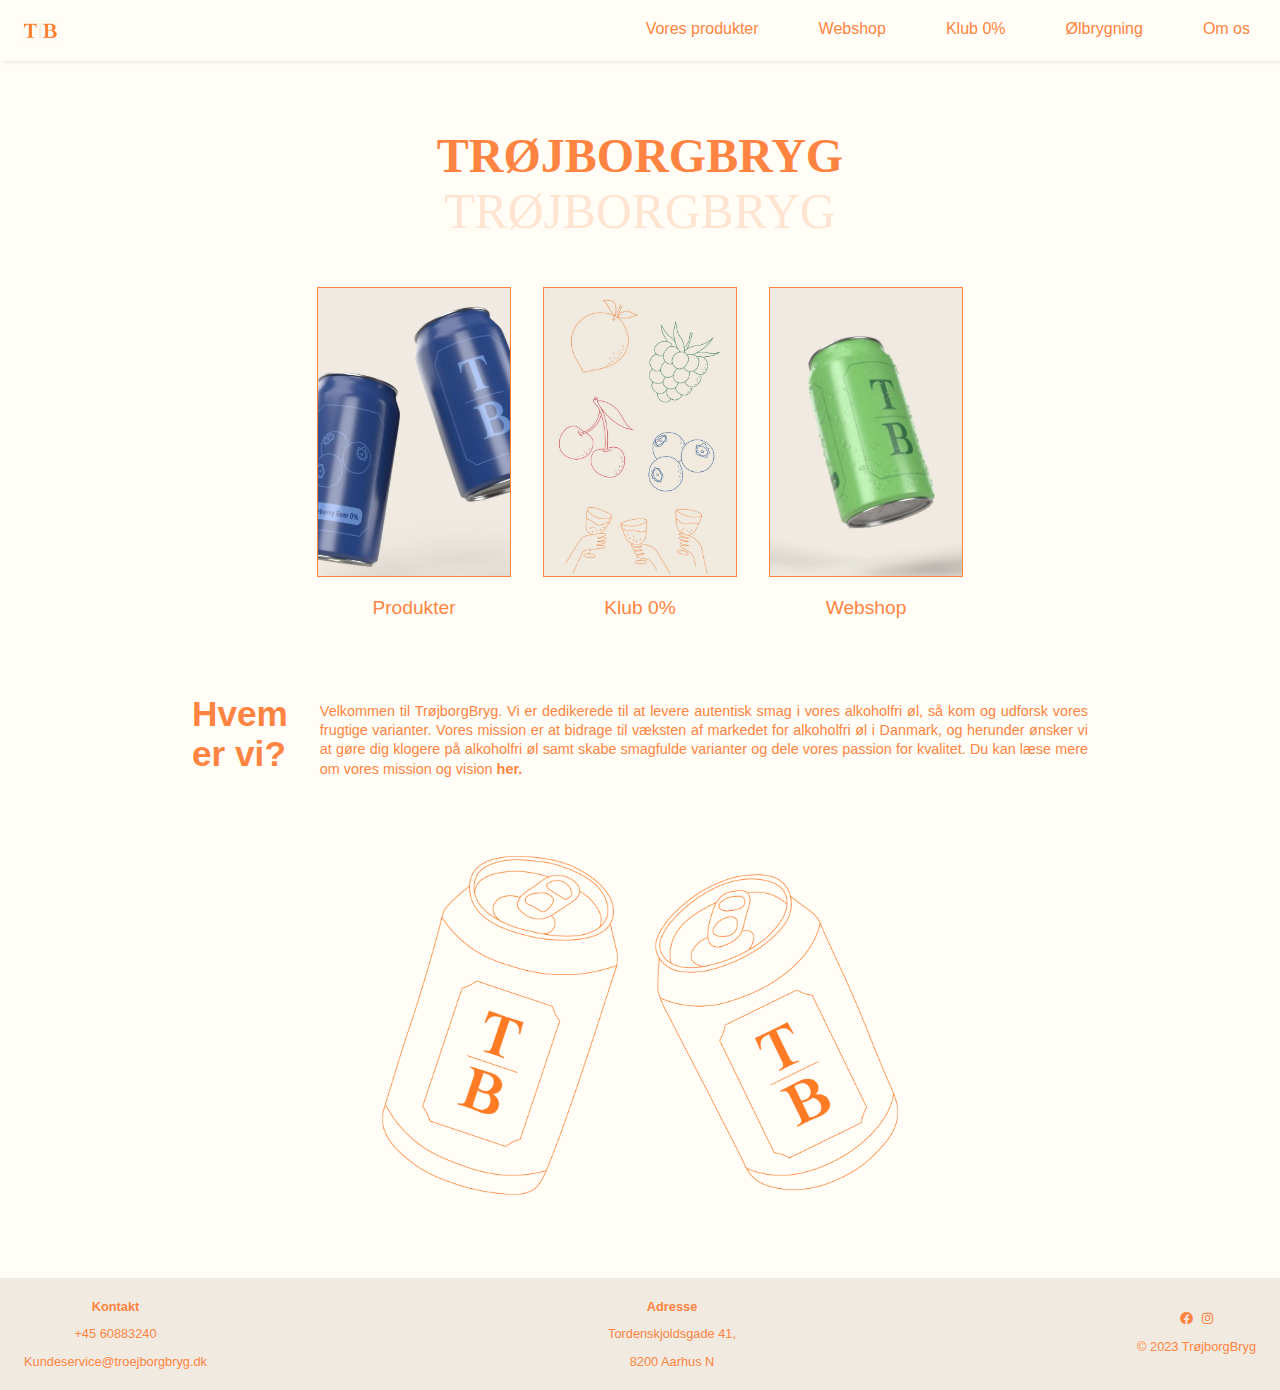
<file: webudvikling_eksamen/index.html>
<!DOCTYPE html>
<html lang="da">
<head>

    <meta charset="UTF-8">
    <meta name="viewport" content="width=device-width, initial-scale=1.0">
    <link rel="stylesheet" href="css/style.css">
    <link rel="icon" href="img/favicon.ico" type="image/x-icon">
    <title>TroejborgBryg</title>

    <!-- Søgemaskineoptimering -->

    <meta name="keywords" content="alkoholfri øl, frugtige varianter, webshop, Klub 0%, TrøjborgBryg, autentisk smag, ølsmagning, kvalitet, mission, vision">
    <meta name="description" content="Velkommen til TrøjborgBryg, som er din destination for autentisk 
    smag i alkoholfri øl. Udforsk vores frugtige varianter, webshop med spændende produkter, og bliv 
    en del af Klub 0% med eksklusive oplevelser som ølsmagning.">


    <!-- Link til sociale medier -->
    <link rel="stylesheet" href="https://cdnjs.cloudflare.com/ajax/libs/font-awesome/6.0.0-beta3/css/all.min.css">
    
</head>

<body>

    <!-- Programmering af responsiv navbar -->

        <header class="header">
            <a href="index.html">
                <img src="logo.webp" alt="Trøjborgbryg logo" class="logo">
            </a>
            <input class="menu-btn" type="checkbox" id="menu-btn">
            <label class="menu-icon" for="menu-btn"><span class="nav-icon"></span></label>
            
            <ul class="menu">
                <li><a href="#">Vores produkter</a>
                    <ul class="submenu">
                        <li><a href="varianter.html">Produkter</a></li>
                        <li><a href="anledninger.html">Anbefalede anledninger</a></li>
                        <li><a href="#">Sundhedsfordele</a></li>
                    </ul>
                </li>

                <li><a href="#">Webshop</a>
                    <ul class="submenu">
                        <li><a href="webshop.html">Produktudvalg</a></li>
                        <li><a href="#">Tilbud</a></li>
                        <li><a href="#">Bestsellers</a></li>
                    </ul>
                </li>

                <li><a href="#">Klub 0%</a>
                    <ul class="submenu">
                        <li><a href="#">Sociale medier</a></li>
                        <li><a href="#">Brugeranmeldselser</a></li>
                        <li><a href="olsmagning.html">Ølsmagning</a></li>
                    </ul>
                </li>

                <li><a href="#">Ølbrygning</a>
                    <ul class="submenu">
                        <li><a href="#">Tidslinje</a></li>
                        <li><a href="#">Billeder</a></li>
                    </ul>
                </li>

                <li><a href="#">Om os</a>
                    <ul class="submenu">
                        <li><a href="#">Historie</a></li>
                        <li><a href="vision.html">Mission & vision</a></li>
                    </ul>
                </li>
            </ul>
        </header>

        <!-- Programmering af indhold -->
<main>

        <div class="overskrift">
            <h1>TRØJBORGBRYG</h1>
            <p class="overskriftfade">TRØJBORGBRYG</p>
        </div>

        <!-- Programmering af tre billeder på forside -->
        <div class="trebilleder">

                <a href="varianter.html">
                <picture>
                    <img src="img/forsideblaa.webp" alt="blå øldåser" class="produkter">
                </picture>
                <h2>Produkter</h2>
                </a>

                <a href="olsmagning.html">
                <picture>
                    <img src="img/forsidetegninger.webp" alt="tegnet frugter" class="klub">
                </picture>
                <h2>Klub 0%</h2>
                </a>

                <a href="webshop.html">
                <picture>
                    <img src="img/forsidegroen.webp" alt="grøn øldåse" class="webshop">
                </picture>
                <h2>Webshop</h2>
                </a>

        </div>

        <!-- Programmering af tekst på forsiden -->

        <div class="hvemervi">
            <h3>Hvem er vi?</h3>
            <p class="velkommen">Velkommen til TrøjborgBryg. Vi er dedikerede til at levere autentisk 
                smag i vores alkoholfri øl, så kom og udforsk vores frugtige varianter. Vores mission 
                er at bidrage til væksten af markedet for alkoholfri øl i Danmark, og herunder ønsker 
                vi at gøre dig klogere på alkoholfri øl samt skabe smagfulde varianter og dele 
                vores passion for kvalitet. Du kan læse
                mere om vores mission og vision <a href="vision.html" class="visionforside">her.</a>
            </p>
        </div>

        <!-- Programmering af tegnede øldåser på forside -->
    
        <div class="tegnededaaser">
        <picture>
            <img src="img/forsidedaaser.webp" alt="tegnede øldåser">
        </picture>
        </div>

</main>

        <!-- Programmering af footer -->

        <footer>
        <div class="footer">
        
        <div>
            <p class="footeroverskrift">Kontakt</p>
            <p>+45 60883240</p>
            <p>Kundeservice@troejborgbryg.dk</p>
        </div>

        <div>
            <p class="footeroverskrift">Adresse</p>
            <p>Tordenskjoldsgade 41,</p>
            <p>8200 Aarhus N</p>
        </div>

        <div class="social-media">
            <a href="#" target="_blank" aria-label="ikon for instagram"><i class="fab fa-facebook"></i></a>
            <a href="#" target="_blank" aria-label="ikon for instagram"><i class="fab fa-instagram"></i></a>
            <p class="copy">&copy; 2023 TrøjborgBryg</p>
        </div>

        </div>
        </footer>

</body>
</html>
</file>
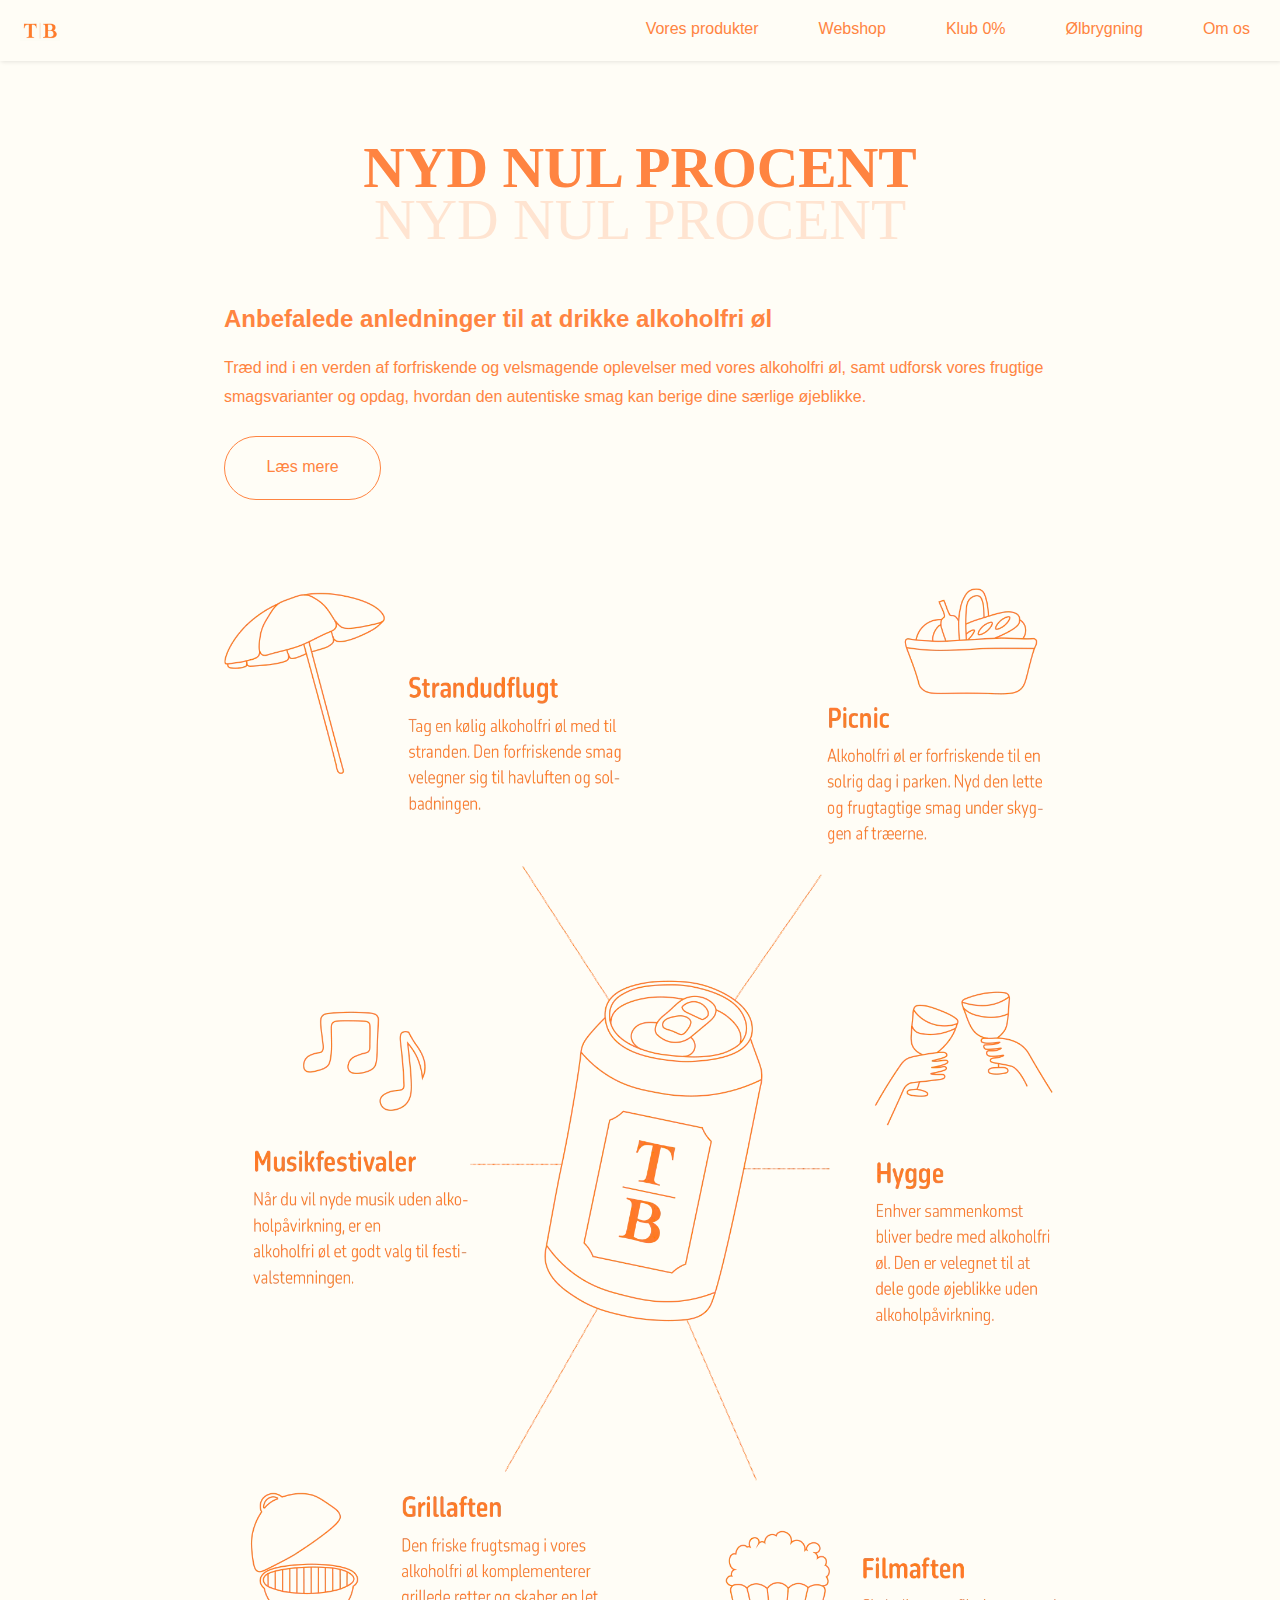
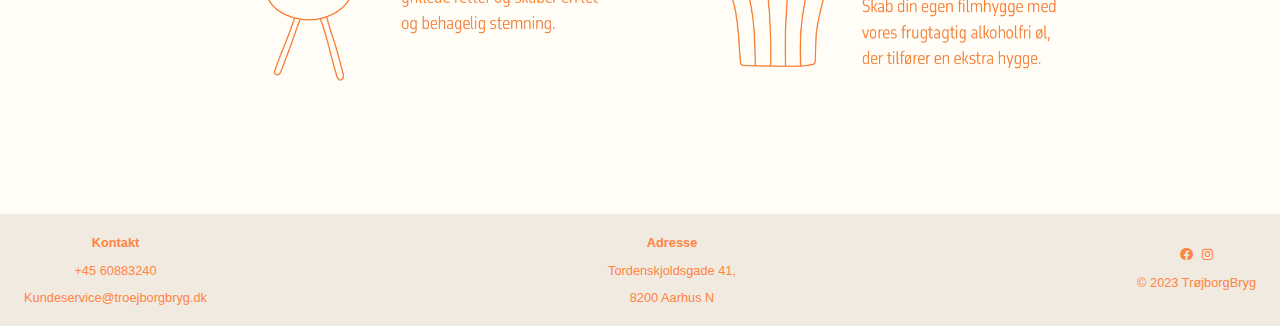
<file: webudvikling_eksamen/anledninger.html>
<!DOCTYPE html>
<html lang="da">
<head>

    <meta charset="UTF-8">
    <meta name="viewport" content="width=device-width, initial-scale=1.0">
    <link rel="stylesheet" href="css/anledninger.css">
    <link rel="icon" href="img/favicon.ico" type="image/x-icon">
    <title>TroejborgBryg</title>

    <!-- Søgemaskineoptimering -->

    <meta name="keywords" content="alkoholfri øl, frugtige smagsvarianter, anbefalede anledninger, TrøjborgBryg, alkoholfri ølguide">
    <meta name="description" content="Træd ind i verdenen af forfriskende og velsmagende alkoholfri øl 
    hos TrøjborgBryg. Udforsk vores frugtige smagsvarianter og opdag, hvordan vores autentiske smag kan 
    berige dine særlige øjeblikke. Få inspiration til anbefalede anledninger og skab smagfulde stunder 
    med vores guide.">

    <!-- Link til sociale medier -->
    <link rel="stylesheet" href="https://cdnjs.cloudflare.com/ajax/libs/font-awesome/6.0.0-beta3/css/all.min.css">

</head>

<body>

    <!-- Programmering af responsiv navbar -->

        <header class="header">
            <a href="index.html">
                <img src="logo.webp" alt="Trøjborgbryg logo" class="logo">
            </a>
            <input class="menu-btn" type="checkbox" id="menu-btn">
            <label class="menu-icon" for="menu-btn"><span class="nav-icon"></span></label>
            
            <ul class="menu">
                <li><a href="#">Vores produkter</a>
                    <ul class="submenu">
                        <li><a href="varianter.html">Produkter</a></li>
                        <li><a href="anledninger.html">Anbefalede anledninger</a></li>
                        <li><a href="#">Sundhedsfordele</a></li>
                    </ul>
                </li>

                <li><a href="#">Webshop</a>
                    <ul class="submenu">
                        <li><a href="webshop.html">Produktudvalg</a></li>
                        <li><a href="#">Tilbud</a></li>
                        <li><a href="#">Bestsellers</a></li>
                    </ul>
                </li>

                <li><a href="#">Klub 0%</a>
                    <ul class="submenu">
                        <li><a href="#">Sociale medier</a></li>
                        <li><a href="#">Brugeranmeldselser</a></li>
                        <li><a href="olsmagning.html">Ølsmagning</a></li>
                    </ul>
                </li>

                <li><a href="#">Ølbrygning</a>
                    <ul class="submenu">
                        <li><a href="#">Tidslinje</a></li>
                        <li><a href="#">Billeder</a></li>
                    </ul>
                </li>

                <li><a href="#">Om os</a>
                    <ul class="submenu">
                        <li><a href="#">Historie</a></li>
                        <li><a href="vision.html">Mission & vision</a></li>
                    </ul>
                </li>
            </ul>
        </header>

<!-- Programmering af indhold -->

<main>

        <div class="overskrift">
            <h1>NYD NUL PROCENT</h1>
            <p class="overskriftfade">NYD NUL PROCENT</p>
        </div>
    
    
<!-- Programmering af tekst og infografik -->

<article>
    <div class="container">
        <div class="text">
            <h2>Anbefalede anledninger til at drikke alkoholfri øl</h2>
            <p>Træd ind i en verden af forfriskende og velsmagende oplevelser 
                med vores alkoholfri øl, samt udforsk vores frugtige smagsvarianter og opdag, 
                hvordan den autentiske smag kan berige dine særlige øjeblikke.</p>

            <input type="checkbox" id="readMoreCheckbox">
            <label for="readMoreCheckbox" class="readMoreLabel"></label>

        <div id="mere">
            <p>
            Vi har skabt en guide for at inspirere dig til hvornår du kan drikke vores øl, 
            hvor hver anledning er en lejlighed til at løfte glasset med TrøjborgBrygs 
            alkoholfri øl. Skål for smagfulde stunder og nyd ølbrydningens kunst uden alkohol.</p>
        </div>

        <div class="image">
            <img src="img/infografik.webp" alt="infografik om anledninger til alkoholfri øl">
        </div>
        </div>
    </div>
</article>

</main>

<!-- Programmering af footer -->

    <footer>
        <div class="footer">
        
        <div>
            <p class="footeroverskrift">Kontakt</p>
            <p>+45 60883240</p>
            <p>Kundeservice@troejborgbryg.dk</p>
        </div>

        <div>
            <p class="footeroverskrift">Adresse</p>
            <p>Tordenskjoldsgade 41,</p>
            <p>8200 Aarhus N</p>
        </div>

        <div class="social-media">
            <a href="#" target="_blank" aria-label="ikon for facebook"><i class="fab fa-facebook"></i></a>
            <a href="#" target="_blank" aria-label="ikon for instagram"><i class="fab fa-instagram"></i></a>
            <p class="copy">&copy; 2023 TrøjborgBryg</p>
        </div>

        </div>
        </footer>
</body>
</html>
</file>
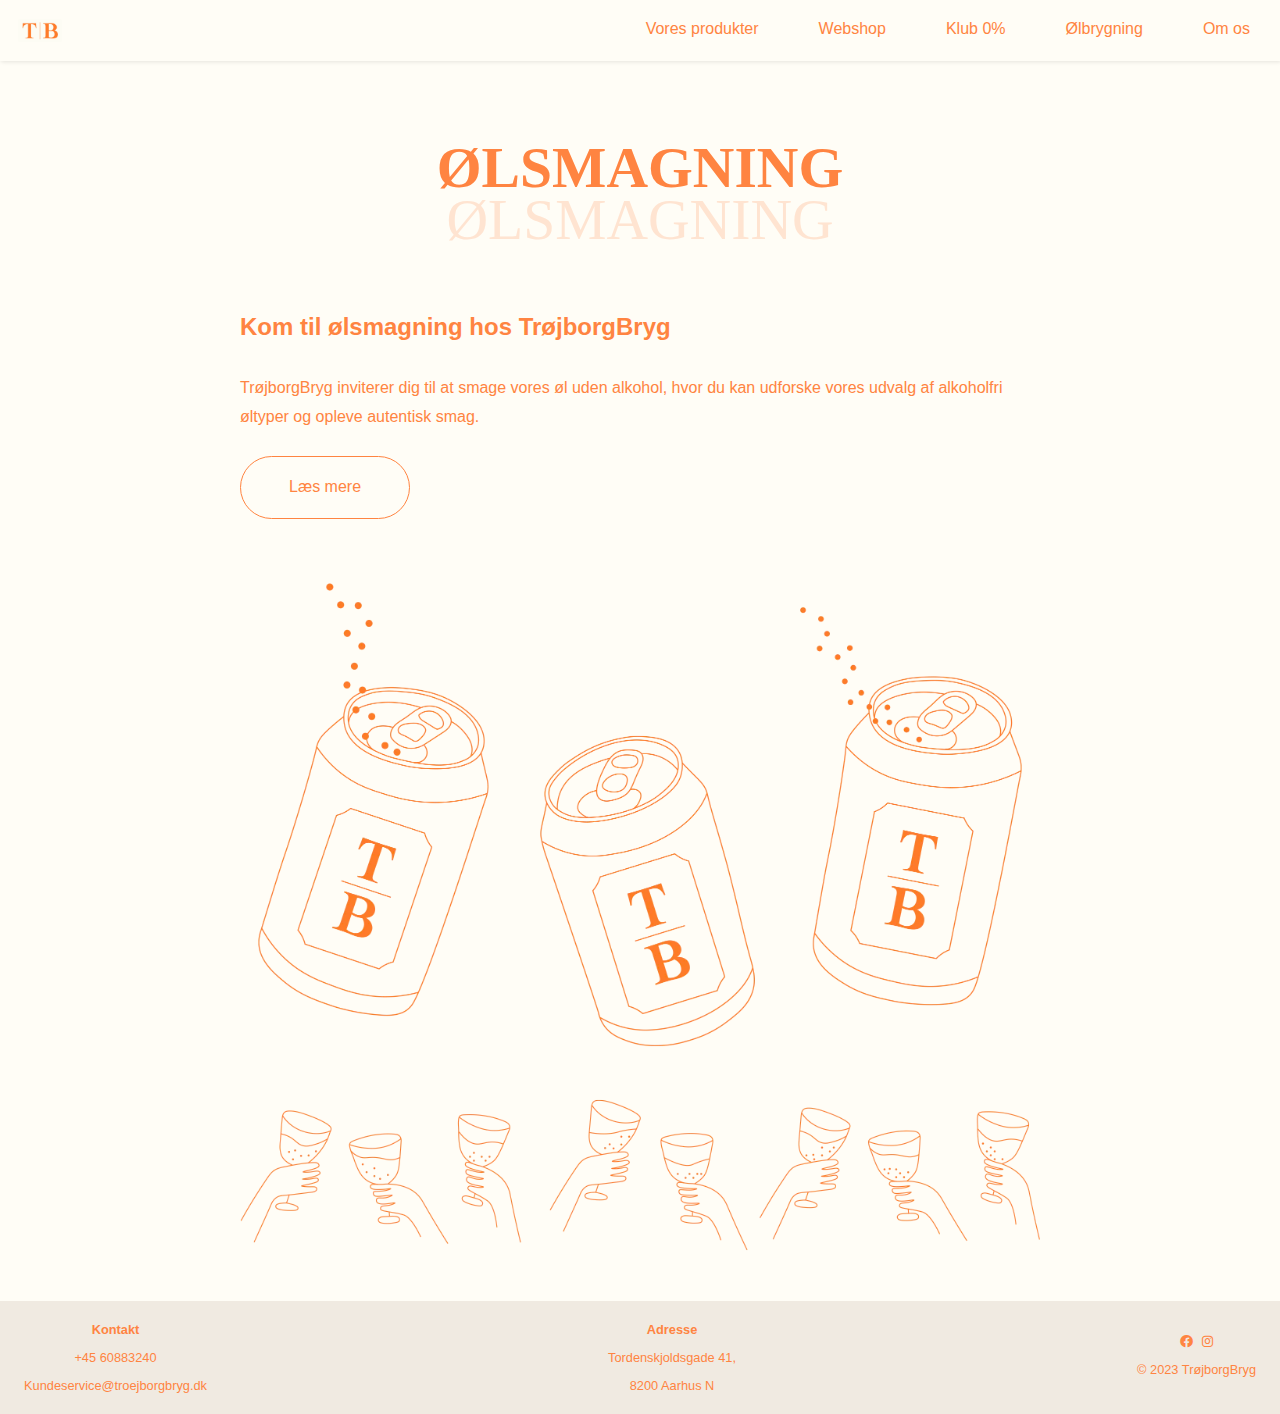
<file: webudvikling_eksamen/olsmagning.html>
<!DOCTYPE html>
<html lang="da">
<head>

    <meta charset="UTF-8">
    <meta name="viewport" content="width=device-width, initial-scale=1.0">
    <link rel="stylesheet" href="css/olsmagning.css">
    <link rel="icon" href="img/favicon.ico" type="image/x-icon">
    <title>TroejborgBryg</title>

    <!-- Søgemaskineoptimering -->

    <meta name="keywords" content="alkoholfri øl, produkter, varianter, smagsoplevelser, klub, ølsmagning, TrøjborgBryg">
    <meta name="description" content="Oplev en unik alkoholfri ølsmagning hos TrøjborgBryg. 
    Udforsk vores udvalg af autentiske smagsvarianter, deltag i en sanselig rejse ledet af vores 
    dygtige bryggere, og lad dine smagsløg udfordres med friske smagsoplevelser.">

    <!-- Link til sociale medier -->
    <link rel="stylesheet" href="https://cdnjs.cloudflare.com/ajax/libs/font-awesome/6.0.0-beta3/css/all.min.css"> 
    
</head>

<body>

    <!-- Programmering af responsiv navbar -->

        <header class="header">
            <a href="index.html">
                <img src="logo.webp" alt="Trøjborgbryg logo" class="logo">
            </a>
            <input class="menu-btn" type="checkbox" id="menu-btn">
            <label class="menu-icon" for="menu-btn"><span class="nav-icon"></span></label>
            
            <ul class="menu">
                <li><a href="#">Vores produkter</a>
                    <ul class="submenu">
                        <li><a href="varianter.html">Produkter</a></li>
                        <li><a href="anledninger.html">Anbefalede anledninger</a></li>
                        <li><a href="#">Sundhedsfordele</a></li>
                    </ul>
                </li>

                <li><a href="#">Webshop</a>
                    <ul class="submenu">
                        <li><a href="webshop.html">Produktudvalg</a></li>
                        <li><a href="#">Tilbud</a></li>
                        <li><a href="#">Bestsellers</a></li>
                    </ul>
                </li>

                <li><a href="#">Klub 0%</a>
                    <ul class="submenu">
                        <li><a href="#">Sociale medier</a></li>
                        <li><a href="#">Brugeranmeldselser</a></li>
                        <li><a href="olsmagning.html">Ølsmagning</a></li>
                    </ul>
                </li>

                <li><a href="#">Ølbrygning</a>
                    <ul class="submenu">
                        <li><a href="#">Tidslinje</a></li>
                        <li><a href="#">Billeder</a></li>
                    </ul>
                </li>

                <li><a href="#">Om os</a>
                    <ul class="submenu">
                        <li><a href="#">Historie</a></li>
                        <li><a href="vision.html">Mission & vision</a></li>
                    </ul>
                </li>
            </ul>
        </header>

        <!-- Programmering af indhold -->

    <main>

    <div class="overskrift">
        <h1>ØLSMAGNING</h1>
        <p class="overskriftfade">ØLSMAGNING</p>
    </div>

        <!-- Programmering af tekst og billeder -->

    <article>
    <div class="container">
        <div class="text">
            <h2>Kom til ølsmagning hos TrøjborgBryg</h2>

            <p>
                TrøjborgBryg inviterer dig til at smage vores øl uden alkohol, hvor du kan udforske 
                vores udvalg af alkoholfri øltyper og opleve autentisk smag.
            </p>


                <input type="checkbox" id="readMoreCheckbox">
                <label for="readMoreCheckbox" class="readMoreLabel"></label>
                <div id="mere">
            <p>
                Hvad kan du forvente på vores ølsmagningsevent? Tag med på en sanselig rejse, 
                hvor vores bryggere vil guide dig gennem forskellige varianter af alkoholfri øl, 
                dele historierne bag brygning og udfordre dine smagsløg med friske smage. 
                <br>
                <br>
                Her vil du få svar på spørgsmål som ”hvad indeholder alkoholfri øl?” og ”hvordan 
                brygges alkoholfri øl?”. Uanset om du er en ny eller en erfaren inden for alkoholfri 
                øl, er vores ølsmagning designet til at være sjov og informativ.
                <br>
                <br>
                Så saml dine venner og og sæt kurs mod TrøjborgBryg, hvor smagen af ægte øl uden 
                alkohol venter på at blive udforsket. Tilmeld dig til en af vores 
                kommende ølsmagninger <a href="#">her</a>.
            </p>
                </div>
        </div>

        <!-- Programmering af tegning af øldåser -->
        
        <picture>
            <img class="billede" src="img/olsmagning1.webp" alt="stregtegning af øldåser">
        </picture>

        <!-- Programmering af tegning af hænder -->

        <picture>
            <img class="billede2" src="img/drinks.webp" alt="stregtegning af hænder der skåler">
        </picture>

    </div>

    </article>
    </main>

    <!-- Programmering af footer -->

    <footer>
        <div class="footer">
        
        <div>
            <p class="footeroverskrift">Kontakt</p>
            <p>+45 60883240</p>
            <p>Kundeservice@troejborgbryg.dk</p>
        </div>

        <div>
            <p class="footeroverskrift">Adresse</p>
            <p>Tordenskjoldsgade 41,</p>
            <p>8200 Aarhus N</p>
        </div>

        <div class="social-media">
            <a href="#" target="_blank" aria-label="ikon for facebook"><i class="fab fa-facebook"></i></a>
            <a href="#" target="_blank" aria-label="ikon for instagram"><i class="fab fa-instagram"></i></a>
            <p class="copy">&copy; 2023 TrøjborgBryg</p>
        </div>

        </div>
    </footer>

</body>
</html>
</file>
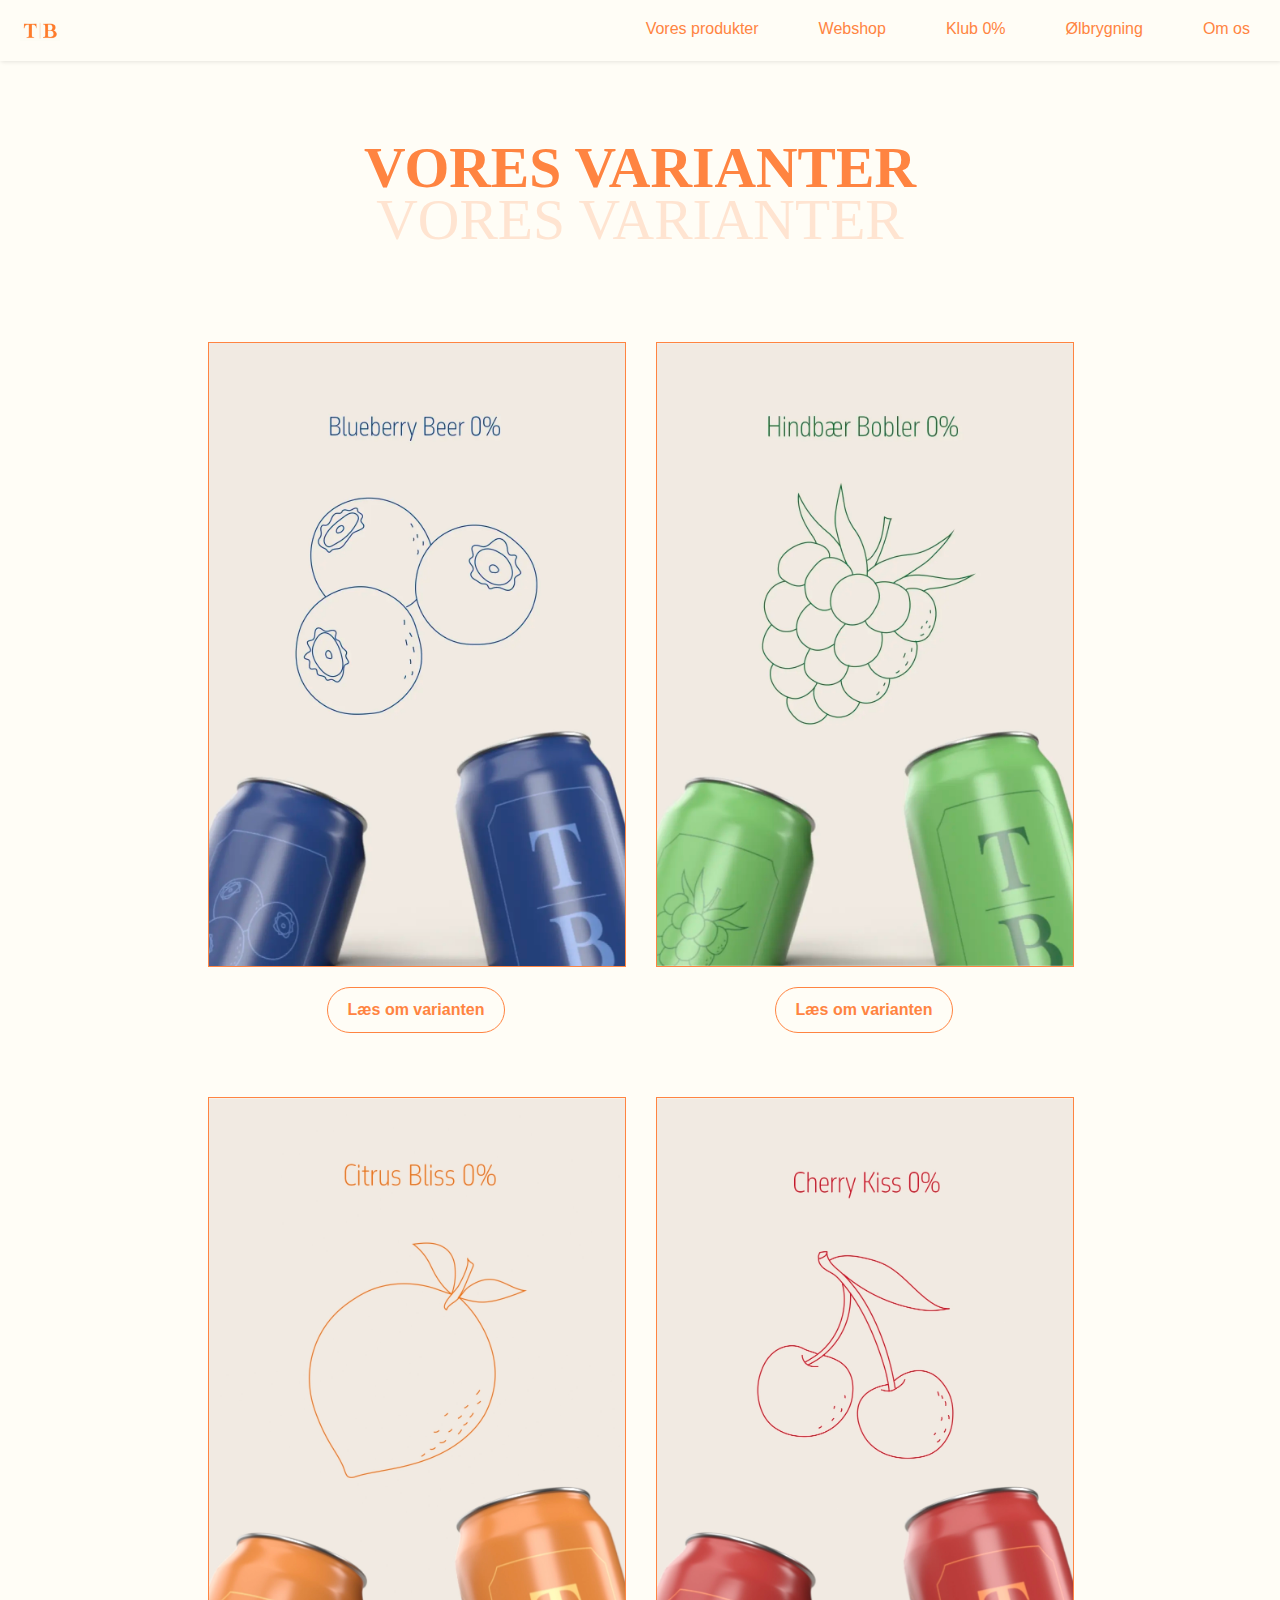
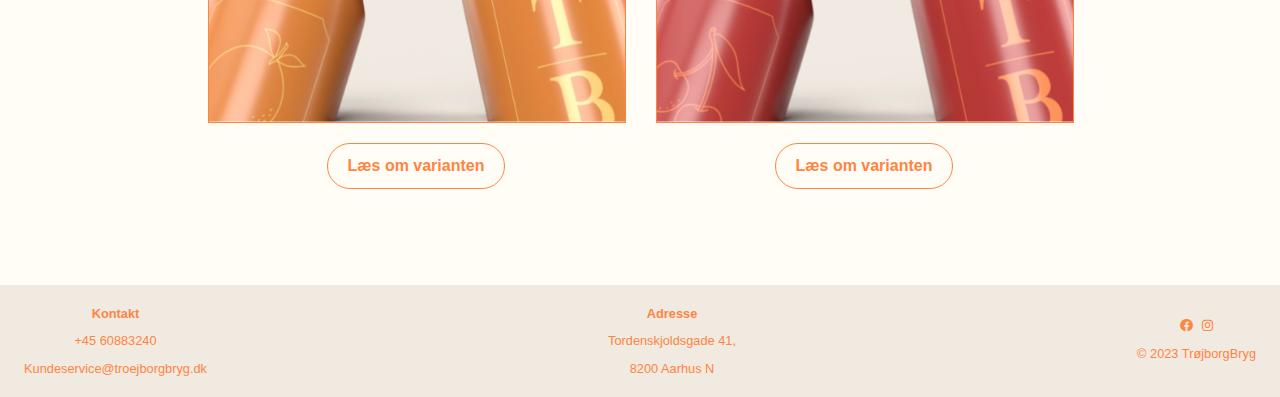
<file: webudvikling_eksamen/varianter.html>
<!DOCTYPE html>
<html lang="da">
<head>

    <meta charset="UTF-8">
    <meta name="viewport" content="width=device-width, initial-scale=1.0">
    <link rel="stylesheet" href="css/varianter.css">
    <link rel="icon" href="img/favicon.ico" type="image/x-icon">
    <title>TroejborgBryg</title>

    <!-- Søgemaskineoptimering -->
<meta name="keywords" content="TrøjborgBryg, øl, blåbærøl, hindbærøl, citrusøl, kirsebærøl">
<meta name="description" content="TrøjborgBryg tilbyder et bredt udvalg af unikke ølvarianter, 
herunder blåbærøl, hindbærøl, citrusøl og kirsebærøl. Udforsk vores produkter og lær mere 
om ølbrygning og de forskellige smagsvarianter.">

    <!-- Link til sociale medier -->
    <link rel="stylesheet" href="https://cdnjs.cloudflare.com/ajax/libs/font-awesome/6.0.0-beta3/css/all.min.css"> 
    
</head>

<body>

    <!-- Programmering af responsiv navbar -->

        <header class="header">
            <a href="index.html">
                <img src="logo.webp" alt="Trøjborgbryg logo" class="logo">
            </a>
            <input class="menu-btn" type="checkbox" id="menu-btn">
            <label class="menu-icon" for="menu-btn"><span class="nav-icon"></span></label>
            
            <ul class="menu">
                <li><a href="#">Vores produkter</a>
                    <ul class="submenu">
                        <li><a href="varianter.html">Produkter</a></li>
                        <li><a href="anledninger.html">Anbefalede anledninger</a></li>
                        <li><a href="#">Sundhedsfordele</a></li>
                    </ul>
                </li>

                <li><a href="#">Webshop</a>
                    <ul class="submenu">
                        <li><a href="webshop.html">Produktudvalg</a></li>
                        <li><a href="#">Tilbud</a></li>
                        <li><a href="#">Bestsellers</a></li>
                    </ul>
                </li>

                <li><a href="#">Klub 0%</a>
                    <ul class="submenu">
                        <li><a href="#">Sociale medier</a></li>
                        <li><a href="#">Brugeranmeldselser</a></li>
                        <li><a href="olsmagning.html">Ølsmagning</a></li>
                    </ul>
                </li>

                <li><a href="#">Ølbrygning</a>
                    <ul class="submenu">
                        <li><a href="#">Tidslinje</a></li>
                        <li><a href="#">Billeder</a></li>
                    </ul>
                </li>

                <li><a href="#">Om os</a>
                    <ul class="submenu">
                        <li><a href="#">Historie</a></li>
                        <li><a href="vision.html">Mission & vision</a></li>
                    </ul>
                </li>
            </ul>
        </header>

    <!-- Programmering af indhold -->
<main>

    <div class="overskrift">
        <h1>VORES VARIANTER </h1>
        <p class="overskriftfade">VORES VARIANTER</p>
    </div> 

    <!-- Programmering af billeder med tekst -->

<div class="container">

    <div class="kolonne">
    <!-- Produkt 1 -->
        <picture>
            <img src="img/produkterblaa.webp" alt="blå øldåse" id="blaa" class="billeder">
        </picture>

            <input type="checkbox" id="readMoreCheckbox">
            <label for="readMoreCheckbox" class="readMoreLabel"></label>

        <div id="mere">
            <p class="omvarianten">
                Vores blåbærøl indebærer en dyb og intens smag af saftige blåbær, der 
                fusionerer med øllets maltede base. 
                Den naturlige sødme fra blåbærrene forstærker øllets karakter 
                og tilføjer en syrlighed. 
                <br>
                <br>
                Resultatet er en forfriskende øloplevelse med en behagelig 
                kombination af frugtige noter og en subtil bitterhed. 
                <br>
                <br>
                Du kan købe Blueberry Beer 0% i vores webshop <a href="webshop.html">her.</a> 
            </p>
        </div>
    </div>
    <!-- Produkt 2 -->

    <div class="kolonne">
    <picture>
        <img src="img/produktergroen.webp" alt="grøn øldåse" id="groen" class="billeder">
    </picture>

        <input type="checkbox" id="readMoreCheckbox2">
        <label for="readMoreCheckbox2" class="readMoreLabel"></label>

    <div id="mere2">
        <p class="omvarianten">
            Vores hindbærøl byder på en forfriskende oplevelse, hvor det saftige og syrlige 
            karaktertræk fra hindbær møder den let bitre undertone fra øllen. 
            <br>
            <br>
            Den naturlige sødme fra hindbærrene balanceres elegant med øllets kompleksitet, 
            og resultatet er en frugtig, let drikkelig øl med en subtil syrlighed og en forførende 
            hindbæraroma.
            <br>
            <br>
            Du kan købe Hindbær Bobler 0% i vores webshop <a href="webshop.html">her.</a> 
        </p>
    </div>
    </div>

</div>

    <!-- Produkt 3 -->
<div class="container2">

    <div class="kolonne">
    <picture>
        <img src="img/produkterorange.webp" alt="orange øldåse" id="orange" class="billeder">
    </picture>

        <input type="checkbox" id="readMoreCheckbox3">
        <label for="readMoreCheckbox3" class="readMoreLabel"></label>

    <div id="mere3">
        <p class="omvarianten2">
            Vores citrusøl udforsker det forfriskende univers af citrusfrugter. En kombination 
            af citron, lime eller appelsin tilføjer en lys og syrlig dimension til øllet.
            <br>
            <br> 
            Den friske citrusduft møder en let bitterhed og skaber en opkvikkende smagsprofil. 
            Citrusøl er en ideel ledsager til solrige dage og tilbyder en forfriskende pause 
            med sit aromatiske præg.
            <br>
            <br>
            Du kan købe Citrus Bliss 0% i vores webshop <a href="webshop.html">her.</a> 
        </p>
    </div>
    </div>

    <!-- Produkt 4 -->

    <div class="kolonne">
    <picture>
        <img src="img/produkterroed.webp" alt="rød øldåse" id="roed" class="billeder">
    </picture>

        <input type="checkbox" id="readMoreCheckbox4">
        <label for="readMoreCheckbox4" class="readMoreLabel"></label>

    <div id="mere4">
        <p class="omvarianten2">
            Vores kirsebærøl byder på en forfriskende kontrast mellem sødme og syrlighed. 
            De modne kirsebær tilføjer en intens frugtsmag, der blander sig med øllets 
            komplekse lag af malt og humle. 
            <br>
            <br>
            Den naturlige syrlighed fra kirsebærrene 
            giver en livlig karakter, mens øllets fulde krop sikrer en harmonisk smagsoplevelse.
            <br>
            <br>
            Du kan købe Cherry Kiss 0% i vores webshop <a href="webshop.html">her.</a> 
        </p>
    </div>
    </div>
</div>

</main>

<!-- Programmering af footer -->

<footer>
    <div class="footer">
    
    <div>
        <p class="footeroverskrift">Kontakt</p>
        <p>+45 60883240</p>
        <p>Kundeservice@troejborgbryg.dk</p>
    </div>

    <div>
        <p class="footeroverskrift">Adresse</p>
        <p>Tordenskjoldsgade 41,</p>
        <p>8200 Aarhus N</p>
    </div>

    <div class="social-media">
        <a href="#" target="_blank" aria-label="ikon for facebook"><i class="fab fa-facebook"></i></a>
        <a href="#" target="_blank" aria-label="ikon for instagram"><i class="fab fa-instagram"></i></a>
        <p class="copy">&copy; 2023 TrøjborgBryg</p>
    </div>

    </div>
    </footer>

</body>
</html>
</file>
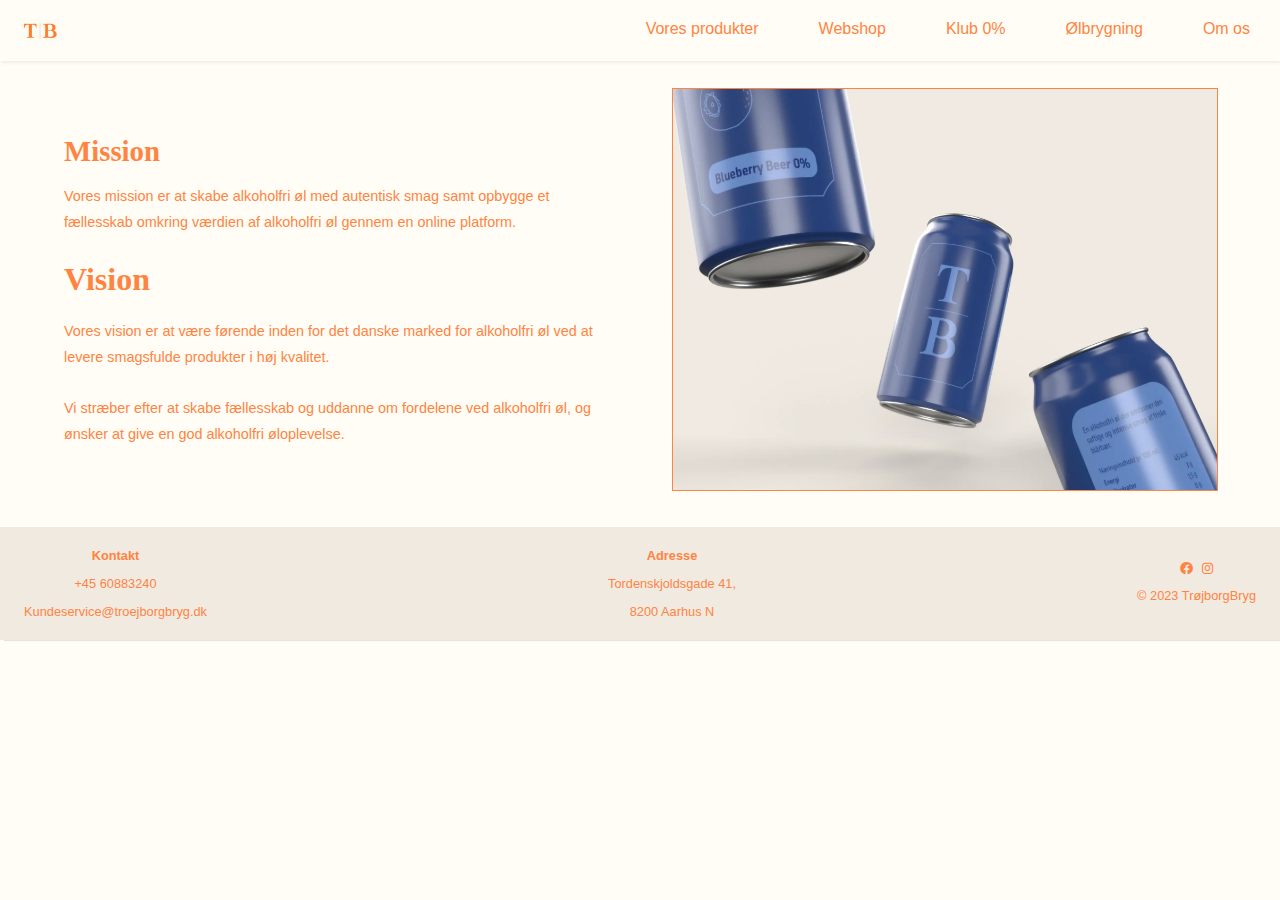
<file: webudvikling_eksamen/vision.html>
<!DOCTYPE html>
<html lang="da">
<head>

    <meta charset="UTF-8">
    <meta name="viewport" content="width=device-width, initial-scale=1.0">
    <link rel="stylesheet" href="css/vision.css">
    <link rel="icon" href="img/favicon.ico" type="image/x-icon">
    <title>TroejborgBryg</title>

    <!-- Søgemaskineoptimering -->

    <meta name="keywords" content="alkoholfri øl, mission, vision, kvalitet, TrøjborgBryg, alkoholfri øloplevelse">
    <meta name="description" content="Opdag TrøjborgBrygs mission og vision for at skabe autentiske 
    alkoholfri øl og opbygge et fællesskab omkring værdien af alkoholfri øl. Vores vision er at være 
    førende på det danske marked ved at levere smagsfulde produkter, fremme fællesskab og fortælle om 
    fordelene ved alkoholfri øl. Oplev vores passion for kvalitet og den gode alkoholfri 
    øloplevelse.">

    <!-- Link til sociale medier -->
    <link rel="stylesheet" href="https://cdnjs.cloudflare.com/ajax/libs/font-awesome/6.0.0-beta3/css/all.min.css"> 
    
</head>

<body>

    <!-- Programmering af responsiv navbar -->

        <header class="header">
            <a href="index.html">
                <img src="logo.webp" alt="Trøjborgbryg logo" class="logo">
            </a>
            <input class="menu-btn" type="checkbox" id="menu-btn">
            <label class="menu-icon" for="menu-btn"><span class="nav-icon"></span></label>
            
            <ul class="menu">
                <li><a href="#">Vores produkter</a>
                    <ul class="submenu">
                        <li><a href="varianter.html">Produkter</a></li>
                        <li><a href="anledninger.html">Anbefalede anledninger</a></li>
                        <li><a href="#">Sundhedsfordele</a></li>
                    </ul>
                </li>

                <li><a href="#">Webshop</a>
                    <ul class="submenu">
                        <li><a href="webshop.html">Produktudvalg</a></li>
                        <li><a href="#">Tilbud</a></li>
                        <li><a href="#">Bestsellers</a></li>
                    </ul>
                </li>

                <li><a href="#">Klub 0%</a>
                    <ul class="submenu">
                        <li><a href="#">Sociale medier</a></li>
                        <li><a href="#">Brugeranmeldselser</a></li>
                        <li><a href="olsmagning.html">Ølsmagning</a></li>
                    </ul>
                </li>

                <li><a href="#">Ølbrygning</a>
                    <ul class="submenu">
                        <li><a href="#">Tidslinje</a></li>
                        <li><a href="#">Billeder</a></li>
                    </ul>
                </li>

                <li><a href="#">Om os</a>
                    <ul class="submenu">
                        <li><a href="#">Historie</a></li>
                        <li><a href="vision.html">Mission & vision</a></li>
                    </ul>
                </li>
            </ul>
        </header>

        <!-- Programmering af indhold -->

    <main>

        <!-- Programmering af billede og tekst -->

    <div class="container">
        <div class="text">
            <h1>Mission</h1>
            <p class="mission">Vores mission er at skabe alkoholfri øl med autentisk smag samt opbygge 
                et fællesskab omkring værdien af alkoholfri øl gennem en online platform. 
            </p>
            <h2>Vision</h2>
            <p class="vision">
                Vores vision er at være førende inden for det danske marked for alkoholfri 
                øl ved at levere smagsfulde produkter i høj kvalitet. 
                <br>
                <br>
                Vi stræber efter at skabe fællesskab og uddanne om fordelene ved alkoholfri øl,
                 og ønsker at give en god alkoholfri øloplevelse.
            </p>
        </div>

        <div class="image">
            <picture>
            <img src="img/treblaadaaser.webp" alt="tre blå øldåser der svæver">
            </picture>
        </div>

    </div>
    </main>

<!-- Programmering af footer -->

    <footer>
        <div class="footer">
        
        <div>
            <p class="footeroverskrift">Kontakt</p>
            <p>+45 60883240</p>
            <p>Kundeservice@troejborgbryg.dk</p>
        </div>

        <div>
            <p class="footeroverskrift">Adresse</p>
            <p>Tordenskjoldsgade 41,</p>
            <p>8200 Aarhus N</p>
        </div>

        <div class="social-media">
            <a href="#" target="_blank" aria-label="ikon for instagram"><i class="fab fa-facebook"></i></a>
            <a href="#" target="_blank" aria-label="ikon for instagram"><i class="fab fa-instagram"></i></a>
            <p class="copy">&copy; 2023 TrøjborgBryg</p>
        </div>

        </div>
        </footer>
</body>
</html>
</file>
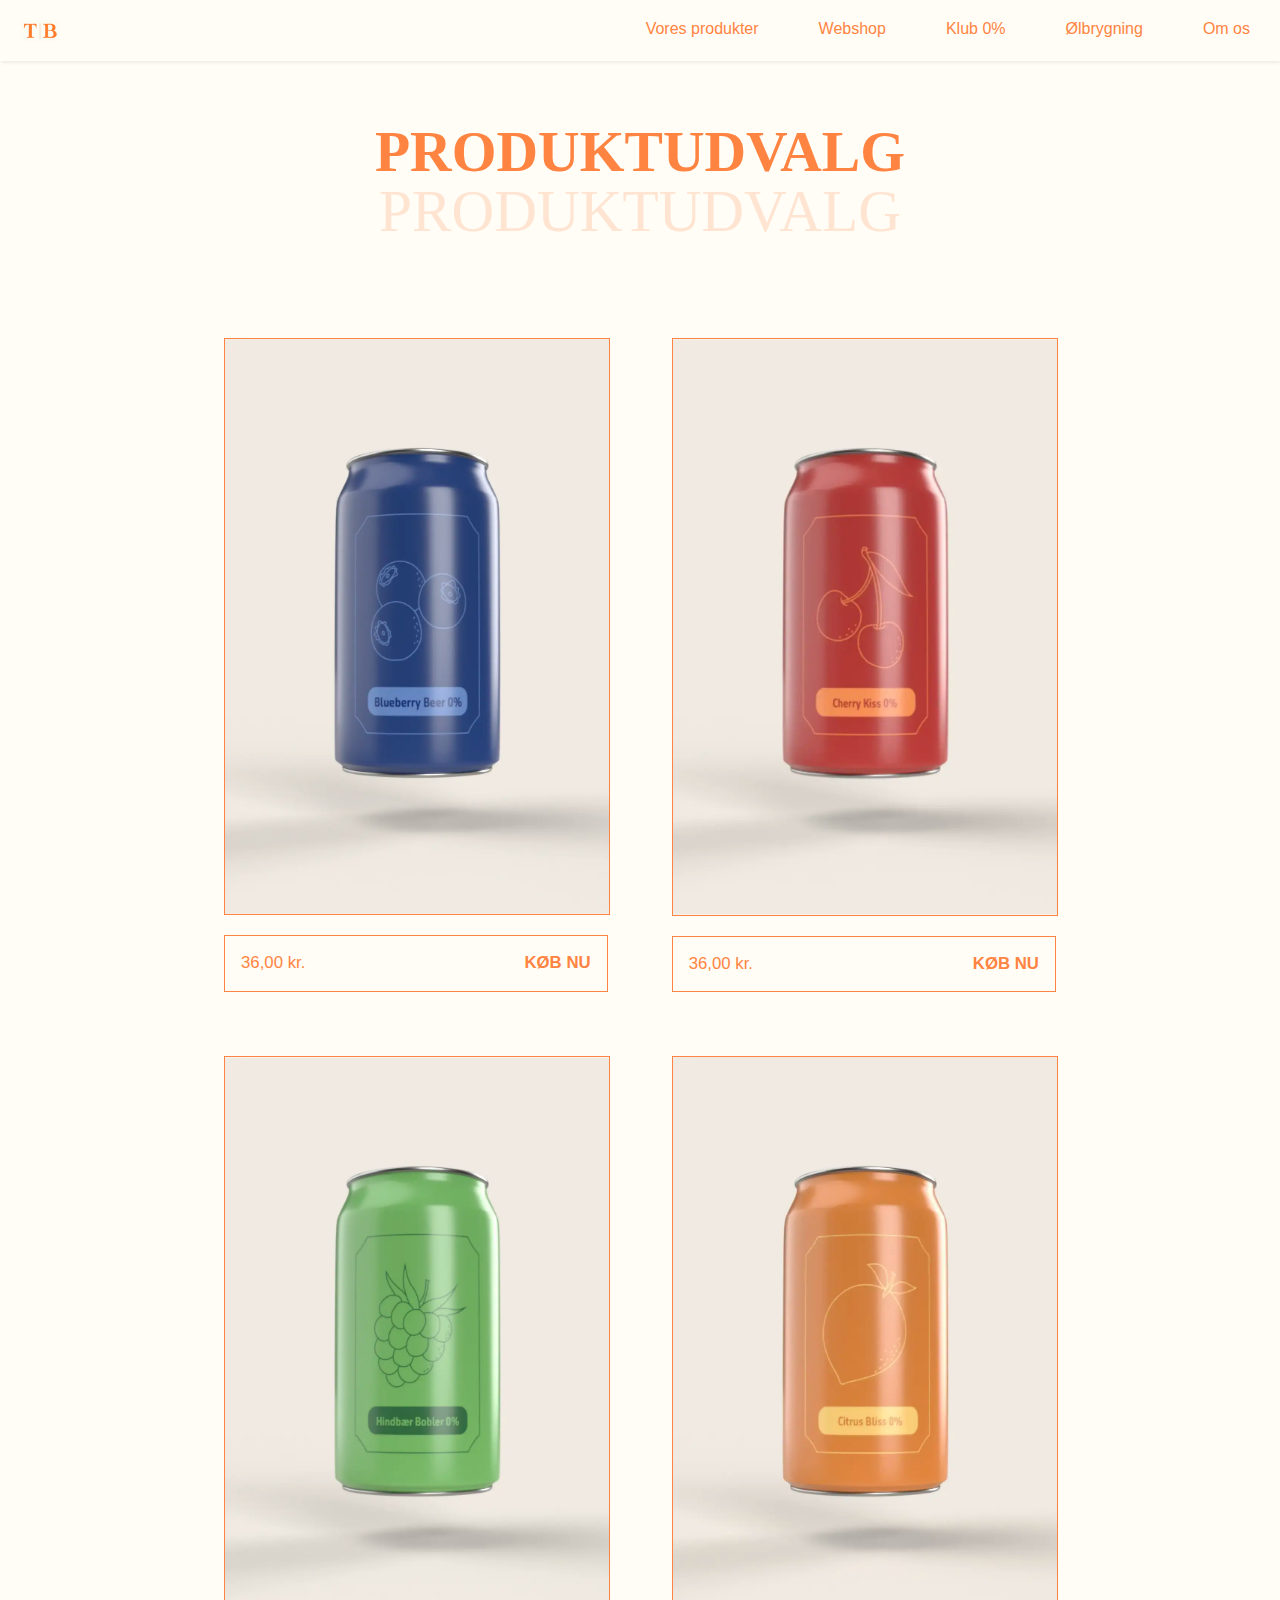
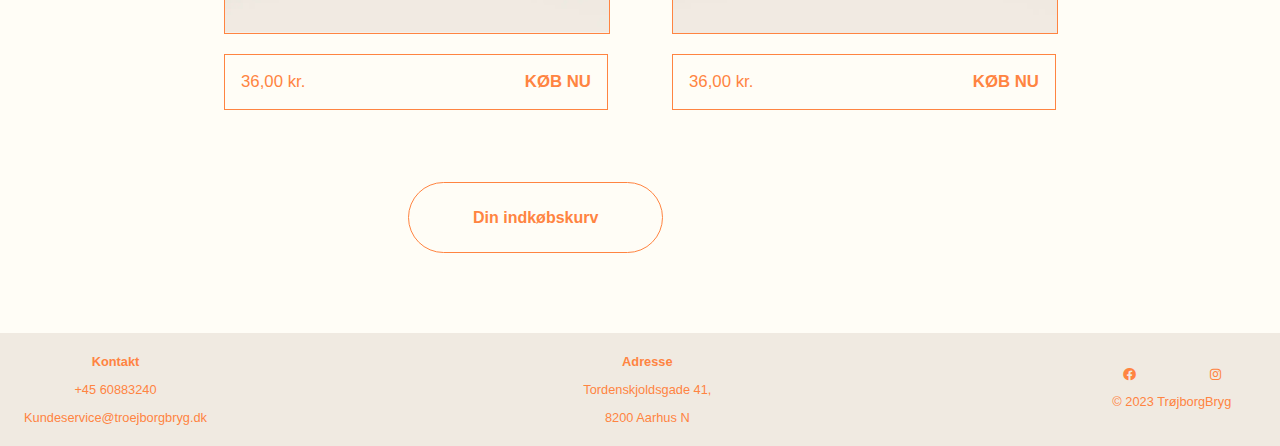
<file: webudvikling_eksamen/webshop.html>
<!DOCTYPE html>
<html lang="da">
<head>

    <meta charset="UTF-8">
    <meta name="viewport" content="width=device-width, initial-scale=1.0">
    <link rel="stylesheet" href="css/webshop.css">
    <link rel="icon" href="img/favicon.ico" type="image/x-icon">
    <title>TroejborgBryg</title>

    <!-- Søgemaskineoptimering -->

    <meta name="keywords" content="alkoholfri øl, webshop, produkter, køb, pris">
    <meta name="description" content="Udforsk TrøjborgBrygs spændende udvalg af alkoholfri øl i vores 
    webshop. Opdag forskellige varianter og smagesoplevelser. Kvalitetsprodukter til en pris af 
    36,00 kr. Køb nu og oplev den ægte smag af alkoholfri øl.">

    <!-- Link til sociale medier -->
    <link rel="stylesheet" href="https://cdnjs.cloudflare.com/ajax/libs/font-awesome/6.0.0-beta3/css/all.min.css"> 
    
</head>

<body>

    <!-- Programmering af responsiv navbar -->

        <header class="header">
            <a href="index.html">
                <img src="logo.webp" alt="Trøjborgbryg logo" class="logo">
            </a>
            <input class="menu-btn" type="checkbox" id="menu-btn">
            <label class="menu-icon" for="menu-btn"><span class="nav-icon"></span></label>
            
            <ul class="menu">
                <li><a href="#">Vores produkter</a>
                    <ul class="submenu">
                        <li><a href="varianter.html">Produkter</a></li>
                        <li><a href="anledninger.html">Anbefalede anledninger</a></li>
                        <li><a href="#">Sundhedsfordele</a></li>
                    </ul>
                </li>

                <li><a href="#">Webshop</a>
                    <ul class="submenu">
                        <li><a href="webshop.html">Produktudvalg</a></li>
                        <li><a href="#">Tilbud</a></li>
                        <li><a href="#">Bestsellers</a></li>
                    </ul>
                </li>

                <li><a href="#">Klub 0%</a>
                    <ul class="submenu">
                        <li><a href="#">Sociale medier</a></li>
                        <li><a href="#">Brugeranmeldselser</a></li>
                        <li><a href="olsmagning.html">Ølsmagning</a></li>
                    </ul>
                </li>

                <li><a href="#">Ølbrygning</a>
                    <ul class="submenu">
                        <li><a href="#">Tidslinje</a></li>
                        <li><a href="#">Billeder</a></li>
                    </ul>
                </li>

                <li><a href="#">Om os</a>
                    <ul class="submenu">
                        <li><a href="#">Historie</a></li>
                        <li><a href="vision.html">Mission & vision</a></li>
                    </ul>
                </li>
            </ul>
        </header>

        <!-- Programmering af indhold -->

    <main>

        <div class="overskrift">
            <h1>PRODUKTUDVALG</h1>
            <p class="overskriftfade">PRODUKTUDVALG</p>
        </div>

    <!-- Programmering af billeder med pris -->

        <div class="container">
        <a href="#">
        <picture>
            <img src="img/webshopblaa.webp" alt="blå øldåse" class="produkter">
        </picture>

        <div class="pris">
        <h2 class="venstre">36,00 kr.</h2>
        <h2 class="højre">KØB NU</h2>
        </div>
        </a>

        <a href="#">
        <picture>
            <img src="img/webshoproed.webp" alt="rød øldåse" class="klub">
        </picture>
        
        <div class="pris">
            <h2 class="venstre">36,00 kr.</h2>
            <h2 class="højre">KØB NU</h2>
        </div>
        </a>
        </div>

        <div class="containerto">
        <a href="#">
        <picture>
            <img src="img/webshopgroen.webp" alt="grøn øldåse" class="webshop">
        </picture>
        
        <div class="pris">
            <h2 class="venstre">36,00 kr.</h2>
            <h2 class="højre">KØB NU</h2>
        </div>
        </a>

        <a href="#">
        <picture>
            <img src="img/webshoporange.webp" alt="orange øldåse" class="webshop">
        </picture>
        
        <div class="pris">
            <h2 class="venstre">36,00 kr.</h2>
            <h2 class="højre">KØB NU</h2>
        </div>
        </a>
        </div>

<!-- Programmering af "tilmeld" knap -->

        <a href="#" class="signup-button">Din indkøbskurv</a>

    </main>

    <!-- Programmering af footer -->

    <footer>
        <div class="footer">
        
        <div>
            <p class="footeroverskrift">Kontakt</p>
            <p>+45 60883240</p>
            <p>Kundeservice@troejborgbryg.dk</p>
        </div>

        <div>
            <p class="footeroverskrift">Adresse</p>
            <p>Tordenskjoldsgade 41,</p>
            <p>8200 Aarhus N</p>
        </div>

        <div class="social-media">
            <a href="#" target="_blank" aria-label="ikon for facebook"><i class="fab fa-facebook"></i></a>
            <a href="#" target="_blank" aria-label="ikon for instagram"><i class="fab fa-instagram"></i></a>
            <p class="copy">&copy; 2023 TrøjborgBryg</p>
        </div>

        </div>
        </footer>
</body>
</html>
</file>
<file: webudvikling_eksamen/css/style.css>
body{
    margin: 0;
    padding: 0;
    box-sizing: border-box;
    font-family: 'Franklin Gothic Medium', 'Arial Narrow', Arial, sans-serif;
    background-color: #FFFDF6;
}

/* Styling af menupunkter */

a{
    color: #FF8441;
}

/* Styling af navbar */

.header{
    background-color: #FFFDF6;
    position: fixed;
    width: 100%;
    z-index: 3;
    box-shadow: 1px 1px 4px 0 rgba(0,0,0,.1);
}

.header ul{
    margin: 0;
    padding: 0;
    list-style: none;
    overflow: hidden;
    background-color: #FFFDF6;
}

/* Styling af anchor tags i navbaren */

.header ul a{
    display: block;
    padding: 20px;
    text-decoration: none;
}

/* Styling når musen kører over menupunkter */

.header ul a:hover{
    background-color: #F0EAE1;
}

/* Styling af logo i navbar */

.header .logo{
    float: left;
    display: block;
    width: 2.5rem;
    padding: 20px 20px;
}

/* Styling af menu til mobilenhed */

.header .menu{
    clear: both;
    max-height: 0;
    transition: max-height .2s ease-out;
}

/* Styling af burgermenu i navbar */

.header .menu-icon{
    padding: 28px 20px;
    position: relative;
    float: right;
    cursor: pointer;
}

.header .menu-icon .nav-icon{
    background-color: #FF8441;
    display: block;
    height: 2px;
    width: 18px;
    position: relative;
    transition: background .2s ease-out;
}

.header .menu-icon .nav-icon:before{
    background: #FF8441;
    content: "";
    display: block;
    height: 100%;
    width: 100%;
    position: absolute;
    transition: all .2s ease-out;
    top: 5px;
}

.header .menu-icon .nav-icon:after{
    background: #FF8441;
    content: "";
    display: block;
    height: 100%;
    width: 100%;
    position: absolute;
    transition: all .2s ease-out;
    top: -5px;
}

/* Skjuler check box i navbar */

.header .menu-btn{
    display: none;
}

/* Effekt ved menupunkter frem ved burgermenu */

.header .menu-btn:checked ~ .menu{
    max-height: 240px;
}

/* Styling af kryds når check box er checked */

.header .menu-btn:checked ~ .menu-icon .nav-icon{
    background: transparent;
}

.header .menu-btn:checked ~ .menu-icon .nav-icon:before{
    transform: rotate(-45deg);
    top: 0;
}

.header .menu-btn:checked ~ .menu-icon .nav-icon:after{
    transform: rotate(45deg);
    top: 0;
}

/* Styling af submenuer i navbar */

.header .submenu {
    display: none;
    position: relative;
    top: 100%;
    left: 0;
    background-color:#FAF6EF;
}

.header .submenu li a:hover {
   background-color: #F0EAE1;
}

.header .submenu li {
    float: none;
    margin-top: 0.5rem;
}

/* Viser submenuer når det tilsvarende menupunkt er i hover */
.header .menu > li:hover .submenu {
    display: block;
}

/* Styling af overskrift */

.overskrift{
    display: flex;
    flex-direction: column;
    justify-content: center;
    align-items: center;
    color: #FF8441;
    font-size: 0.8rem;
    font-family: Cambria, Cochin, Georgia, Times, 'Times New Roman', serif;
    padding: 6rem 0 0 0;
}

.overskriftfade{
    color: #FF8441;
    font-size: 1.6rem;
    font-family: Cambria, Cochin, Georgia, Times, 'Times New Roman', serif;
    opacity: 20%;
    margin-top: -1.2rem;
}

/* Styling af tre  billeder på forside */

.trebilleder{ 
    display: flex;
    flex-direction:column;
    justify-content: center;
    align-items: center;
}

.produkter, .klub, .webshop{
    width: 10rem;
    height: auto;
    border: 1px solid #FF8441;
    transition: all 0.5s ease;
}

.produkter:hover, .klub:hover, .webshop:hover{
    transform: scale(1.06); 
}



h2{
    color: #FF8441;
    font-size: 0.8rem;
    font-family: 'Franklin Gothic Medium', 'Arial Narrow', Arial, sans-serif;
    font-weight: lighter;
    text-align: center;
    transition: all 0.5s ease;
}

h2:hover{
    color: #F0EAE1;
}

a{
    text-decoration: none;
}

/* Styling af tekst på forside */

.hvemervi{
    display: flex;
    flex-direction:column;
    justify-content: center;
    align-items: center;
    color: #FF8441;
    font-family: 'Franklin Gothic Medium', 'Arial Narrow', Arial, sans-serif;
}

h3{
    font-size: 1.8rem;
    transition: all 0.5s ease;
}

h3:hover{
    color: #F0EAE1;
}

.velkommen{
    text-align: justify;
    font-size: 0.7rem;
    margin: -1rem 3rem;
    line-height: 1rem;
}

.visionforside{
    font-weight: bold;
}

/* Styling af tegnede øldåser på forsiden */

.tegnededaaser{
    display: flex;
    flex-direction:column;
    justify-content: center;
    align-items: center;
}

.tegnededaaser img{
    width: 16rem;
    height: auto;
    padding: 4rem 0;
    transition: all 0.5s ease;
}

.tegnededaaser img:hover{
    transform: scale(1.08);
}

/* Styling af footer */


.footer {
    display: flex;
    flex-direction: column;
    align-items: center;
    justify-content: center;
    background-color: #F0EAE1;
    color: #FF8441;
    padding: 10px;
    font-size: 0.5rem;
    text-align: center; 
    box-shadow: 4px 1px 1px 0 rgba(0,0,0,.1);
}

.social-media{
    margin-top: 0.6rem;
}
.social-media a {
    margin: 0 0.2rem;
}

.footeroverskrift{
    font-weight: bold;
}

/* Styling til tablet */

@media (min-width:768px){

.overskrift{
        font-size: 1.5rem;
    }
    
.overskriftfade{
        font-size: 3.1rem;
        margin-top: -2rem;
    }

.produkter, .klub, .webshop{
        width: 20rem;
        margin: 0 1rem;
}

h2{
    font-size: 1.2rem;
    padding-bottom: 1.5rem;
}

.velkommen{
    padding: 0 8rem;
    font-size: 1rem;
    line-height: 1.6rem;
}

h3{
    font-size: 2.6rem;
}


.tegnededaaser img{
        width: 30rem;
        height: auto;
        padding-top: 5rem;
}

/* Styling af footer */

.footer {
    font-size: 0.8rem;
}

}

/* Styling til almindelig laptop */

@media (min-width:1024px){

/* Navbar */

    .header li{
        float: left;
    }

    .header li a{
        padding: 20px 30px;
    }

    .header .menu{
        clear: none;
        float: right;
        max-height: none;
    }

    .header .menu-icon{
        display: none;
    }

/* Styling af overskrift */

.overskrift{
    padding: 6rem 6rem 0 6rem;
}

/* Styling af indhold */

.trebilleder{
    flex-direction:row;
    margin-top: -0.2rem;
}

.produkter, .klub, .webshop{
    width: 12rem;
}

.hvemervi{
    flex-direction:row;
}

h3{
    font-size: 2.2rem;
    padding: 0 1rem 0 12rem;
}

.velkommen{
    font-size: 0.9rem;
    margin: 0;
    line-height: 1.2rem;
    padding: 0.8rem 12rem 0 1rem;
}

.tegnededaaser img{
    width: 35rem;
    height: auto;
    padding-top: 2rem;
}

/* Styling af footer */


.footer {
    flex-direction: row;
    justify-content: space-between;
    font-size: 0.8rem;
    padding: 0.5rem 1.5rem;
}
}

/* Styling til stor laptop */

@media (min-width:1440px){

/* Styling af overskrift */

    .overskrift{
        font-size: 2rem;
        padding: 6rem 6rem 0 6rem;
    }
    
    .overskriftfade{
        font-size: 4rem;
        margin-top: -2.8rem;
    }

/* Styling af indhold */

    .produkter, .klub, .webshop{
        width: 16rem;
    }

    h3{
        font-size: 4rem;
        padding: 0 1rem 0 19rem;
    }

    .velkommen{
        font-size: 1.2rem;
        line-height: 2rem;
        padding: 0.8rem 19rem 0 1rem;
    }
    
    .tegnededaaser img{
            width: 40rem;
            height: auto;
            padding-top: 2rem;
    }

    /* Styling af footer */

    .footer {
        padding: 0.5rem 2rem;
    }
}
</file>
<file: webudvikling_eksamen/css/anledninger.css>
body{
    margin: 0;
    padding: 0;
    box-sizing: border-box;
    font-family: 'Franklin Gothic Medium', 'Arial Narrow', Arial, sans-serif;
    background-color: #FFFDF6;
}

/* Styling af menupunkter */

a{
    color: #FF8441;
}

/* Styling af navbar */

.header{
    background-color: #FFFDF6;
    position: fixed;
    width: 100%;
    z-index: 3;
    box-shadow: 1px 1px 4px 0 rgba(0,0,0,.1);
}

.header ul{
    margin: 0;
    padding: 0;
    list-style: none;
    overflow: hidden;
    background-color: #FFFDF6;
}

/* Styling af anchor tags i navbaren */

.header ul a{
    display: block;
    padding: 20px;
    text-decoration: none;
}

/* Styling når musen kører over menupunkter */

.header ul a:hover{
    background-color: #F0EAE1;
}

/* Styling af logo i navbar */

.header .logo{
    float: left;
    display: block;
    width: 2.5rem;
    height: auto;
    padding: 20px 20px;
}

/* Styling af menu til mobilenhed */

.header .menu{
    clear: both;
    max-height: 0;
    transition: max-height .2s ease-out;
}

/* Styling af burgermenu i navbar */

.header .menu-icon{
    padding: 28px 20px;
    position: relative;
    float: right;
    cursor: pointer;
}

.header .menu-icon .nav-icon{
    background-color: #FF8441;
    display: block;
    height: 2px;
    width: 18px;
    position: relative;
    transition: background .2s ease-out;
}

.header .menu-icon .nav-icon:before{
    background: #FF8441;
    content: "";
    display: block;
    height: 100%;
    width: 100%;
    position: absolute;
    transition: all .2s ease-out;
    top: 5px;
}

.header .menu-icon .nav-icon:after{
    background: #FF8441;
    content: "";
    display: block;
    height: 100%;
    width: 100%;
    position: absolute;
    transition: all .2s ease-out;
    top: -5px;
}

/* Skjuler check box i navbar */

.header .menu-btn{
    display: none;
}

/* Effekt ved menupunkter frem ved burgermenu */

.header .menu-btn:checked ~ .menu{
    max-height: 240px;
}

/* Styling af kryds når check box er checked */

.header .menu-btn:checked ~ .menu-icon .nav-icon{
    background: transparent;
}

.header .menu-btn:checked ~ .menu-icon .nav-icon:before{
    transform: rotate(-45deg);
    top: 0;
}

.header .menu-btn:checked ~ .menu-icon .nav-icon:after{
    transform: rotate(45deg);
    top: 0;
}

/* Styling af submenuer i navbar */

.header .submenu {
    display: none;
    position: relative;
    top: 100%;
    left: 0;
    background-color:#FAF6EF;
}

.header .submenu li a:hover {
   background-color: #F0EAE1;
}

.header .submenu li {
    float: none;
    margin-top: 0.5rem;
}

/* Viser submenuer når det tilsvarende menupunkt er i hover */
.header .menu > li:hover .submenu {
    display: block;
}

/* Styling af overskrift */

.overskrift{
    display: flex;
    flex-direction: column;
    justify-content: center;
    align-items: center;
    color: #FF8441;
    font-size: 0.75rem;
    font-family: Cambria, Cochin, Georgia, Times, 'Times New Roman', serif;
    padding: 6rem 0 0 0;
}

.overskriftfade{
    color: #FF8441;
    font-size: 1.52rem;
    font-family: Cambria, Cochin, Georgia, Times, 'Times New Roman', serif;
    opacity: 20%;
    margin-top: -1.2rem;
}

/* Styling af tekst og infografik */

.container {
    display: flex;
    flex-direction: column;
    justify-content: center;
    align-items: center;
    padding: 0.5rem 2.5rem 2rem;
}

.text {
    flex: 1;
    margin: -1.2rem 0 1rem;
    color: #FF8441;
    font-family: 'Franklin Gothic Medium', 'Arial Narrow', Arial, sans-serif;
    font-size: 0.5rem;
    line-height: 0.8rem;
}

.container img{
    max-width: 100%;
    height: auto;
    margin-top: 2.5rem;
}

/* Styling af "læs mere" knap */

#readMoreCheckbox {
    display: none;
}

.readMoreLabel {
    background-color:#FFFDF6;
    color: #FF8441;
    border: 1px solid #FF8441;
    border-radius: 80px;
    padding: 2% 5%; 
    cursor: pointer;
    display: inline-block;
    margin: 0.5rem 0;
    transition: all 0.2s ease;
}

.readMoreLabel:hover{
    background-color: #F0EAE1;
    color: #FFFDF6;
    border: none;
}

#mere {
    display: none;
}

#readMoreCheckbox:checked + .readMoreLabel + #mere {
    display: block;
}

#readMoreCheckbox:checked + .readMoreLabel:before {
    content:"Vis mindre"
}

#readMoreCheckbox:not(:checked) + .readMoreLabel:before {
    content: "Læs mere";
}

#readMoreCheckbox:checked ~ #mere {
    display: block;
}

/* Styling af footer */


.footer {
    display: flex;
    flex-direction: column;
    align-items: center;
    justify-content: center;
    background-color: #F0EAE1;
    color: #FF8441;
    padding: 10px;
    font-size: 0.5rem;
    text-align: center; 
    box-shadow: 4px 1px 1px 0 rgba(0,0,0,.1);
}

.social-media{
    margin-top: 0.6rem;
}
.social-media a {
    margin: 0 0.2rem;
}

.footeroverskrift{
    font-weight: bold;
}

/* Styling til tablet */

@media (min-width:768px){

/* Styling af overskrift */

.overskrift{
    font-size: 1.5rem;
}

.overskriftfade{
    font-size: 3.1rem;
    margin-top: -1.8rem;
}

/* Styling af tekst og infografik */

.container {
    padding: 0.5rem 8.5rem 2rem;
}

.text {
    margin: -1.2rem 0 2rem;
    font-size: 0.8rem;
    line-height: 1.4rem;
}

.container img{
    margin-top: 3.5rem;
}

/* Styling af footer */

.footer {
    font-size: 0.8rem;
}
}

/* Styling til almindelig laptop */

@media (min-width:1024px){

    /* Navbar */
    
        .header li{
            float: left;
        }
    
        .header li a{
            padding: 20px 30px;
        }
    
        .header .menu{
            clear: none;
            float: right;
            max-height: none;
        }
    
        .header .menu-icon{
            display: none;
        }
        
    /* Indhold */

    /* Styling af overskrift */

.overskrift{
    font-size: 1.8rem;
    padding-top: 6rem;
}

.overskriftfade{
    font-size: 3.6rem;
    margin-top: -3.2rem;
}

/* Styling af tekst og infografik */

.container {
    padding: 0.5rem 14rem 4rem;
}

.text {
    margin-top: -2rem;
    font-size: 1rem;
    line-height: 1.8rem;
}

/* Styling af footer */


.footer {
    flex-direction: row;
    justify-content: space-between;
    font-size: 0.8rem;
    padding: 0.5rem 1.5rem;
}

.container img{
    margin-top: 5rem;
}
}

/* Styling til stor laptop */

@media (min-width:1440px){

    /* Styling af overskrift */

    .overskrift{
        font-size: 2rem;
        padding-top: 8rem;
    }
    
    .overskriftfade{
        font-size: 4.1rem;
        margin-top: -3.4rem;
    }

    /* Styling af tekst og infografik */
    
    .container {
        padding: 0.5rem 24rem 4rem;
    }
    
    .text {
        margin-top: -2rem;
        font-size: 1.2rem;
        line-height: 2rem;
    }
    
    /* Styling af footer */
    
    
    .footer {
        flex-direction: row;
        justify-content: space-between;
        font-size: 0.8rem;
        padding: 0.5rem 1.5rem;
    }
    
    .container img{
        margin-top: 6rem;
    }

}
</file>
<file: webudvikling_eksamen/css/olsmagning.css>
body{
    margin: 0;
    padding: 0;
    box-sizing: border-box;
    font-family: 'Franklin Gothic Medium', 'Arial Narrow', Arial, sans-serif;
    background-color: #FFFDF6;
}

/* Styling af menupunkter */

a{
    color: #FF8441;
}

/* Styling af navbar */

.header{
    background-color: #FFFDF6;
    position: fixed;
    width: 100%;
    z-index: 3;
    box-shadow: 1px 1px 4px 0 rgba(0,0,0,.1);
}

.header ul{
    margin: 0;
    padding: 0;
    list-style: none;
    overflow: hidden;
    background-color: #FFFDF6;
}

/* Styling af anchor tags i navbaren */

.header ul a{
    display: block;
    padding: 20px;
    text-decoration: none;
    font-weight: lighter;
}

/* Styling når musen kører over menupunkter */

.header ul a:hover{
    background-color: #F0EAE1;
}

/* Styling af logo i navbar */

.header .logo{
    float: left;
    display: block;
    width: 2.5rem;
    padding: 20px 20px;
}

/* Styling af menu til mobilenhed */

.header .menu{
    clear: both;
    max-height: 0;
    transition: max-height .2s ease-out;
}

/* Styling af burgermenu i navbar */

.header .menu-icon{
    padding: 28px 20px;
    position: relative;
    float: right;
    cursor: pointer;
}

.header .menu-icon .nav-icon{
    background-color: #FF8441;
    display: block;
    height: 2px;
    width: 18px;
    position: relative;
    transition: background .2s ease-out;
}

.header .menu-icon .nav-icon:before{
    background: #FF8441;
    content: "";
    display: block;
    height: 100%;
    width: 100%;
    position: absolute;
    transition: all .2s ease-out;
    top: 5px;
}

.header .menu-icon .nav-icon:after{
    background: #FF8441;
    content: "";
    display: block;
    height: 100%;
    width: 100%;
    position: absolute;
    transition: all .2s ease-out;
    top: -5px;
}

/* Skjuler check box i navbar */

.header .menu-btn{
    display: none;
}

/* Effekt ved menupunkter frem ved burgermenu */

.header .menu-btn:checked ~ .menu{
    max-height: 240px;
}

/* Styling af kryds når check box er checked */

.header .menu-btn:checked ~ .menu-icon .nav-icon{
    background: transparent;
}

.header .menu-btn:checked ~ .menu-icon .nav-icon:before{
    transform: rotate(-45deg);
    top: 0;
}

.header .menu-btn:checked ~ .menu-icon .nav-icon:after{
    transform: rotate(45deg);
    top: 0;
}

/* Styling af submenuer i navbar */

.header .submenu {
    display: none;
    position: relative;
    top: 100%;
    left: 0;
    background-color:#FAF6EF;
}

.header .submenu li a:hover {
   background-color: #F0EAE1;
}

.header .submenu li {
    float: none;
    margin-top: 0.5rem;
}

/* Viser submenuer når det tilsvarende menupunkt er i hover */
.header .menu > li:hover .submenu {
    display: block;
}

/* Styling af indhold */

/* Styling af overskrift */

.overskrift{
    display: flex;
    flex-direction: column;
    justify-content: center;
    align-items: center;
    color: #FF8441;
    font-size: 0.8rem;
    font-family: Cambria, Cochin, Georgia, Times, 'Times New Roman', serif;
    padding: 6rem 0 0 0;
}

.overskriftfade{
    color: #FF8441;
    font-size: 1.6rem;
    font-family: Cambria, Cochin, Georgia, Times, 'Times New Roman', serif;
    opacity: 20%;
    margin-top: -1.2rem;
    padding: 0;
}


/* Styling af tekst */

.container {
    display: flex;
    flex-direction: column;
    justify-content: center;
    align-items: center;
    padding: 0 3rem 1rem;
}

.container h2{
    font-size: 0.6rem;
}

.text {
    flex: 1;
    color: #FF8441;
    font-family: 'Franklin Gothic Medium', 'Arial Narrow', Arial, sans-serif;
    font-size: 0.55rem;
    line-height: 1rem;
}

a{
    text-decoration: none;
    font-weight: bold;
}

/* Styling af "læs mere" knap */

#readMoreCheckbox {
    display: none;
}

.container .readMoreLabel {
    background-color:#FFFDF6;
    color: #FF8441;
    border: 0.5px solid #FF8441;
    border-radius: 5rem;
    padding: 2% 6%; 
    cursor: pointer;
    display: inline-block;
    margin: 0.5rem 0;
    transition: all 0.2s ease;
}

.readMoreLabel:hover{
    background-color: #F0EAE1;
    color: #FFFDF6;
    border: none;
}

#mere {
    display: none;
}

#readMoreCheckbox:checked + .readMoreLabel + #mere {
    display: block;
}

#readMoreCheckbox:checked + .readMoreLabel:before {
    content:"Vis mindre"
}

#readMoreCheckbox:not(:checked) + .readMoreLabel:before {
    content: "Læs mere";
}

#readMoreCheckbox:checked ~ #mere {
    display: block;
}

/* Styling af billeder */

img {
    max-width: 100%;
    height: auto;
    transition: all 0.5s ease;
}

img:hover{
    transform: scale(1.08);
}

.container .billede{
    margin: 0.8rem 0 0;
}

.billede2{
    width: 100%;
    height: auto;
}

/* Styling af footer */


.footer {
    display: flex;
    flex-direction: column;
    align-items: center;
    justify-content: center;
    background-color: #F0EAE1;
    color: #FF8441;
    padding: 10px;
    font-size: 0.5rem;
    text-align: center; 
    box-shadow: 4px 1px 1px 0 rgba(0,0,0,.1);
    margin-top: 0;
}

.social-media{
    margin-top: 0.6rem;
}
.social-media a {
    margin: 0 0.2rem;
}

.footeroverskrift{
    font-weight: bold;
}


/* Styling til tablet */

@media (min-width:768px){
    
/* Styling af overskrift */

.overskrift{
    font-size: 1.5rem;
}

.overskriftfade{
    font-size: 3rem;
    margin-top: -2.6rem;
}
    /* Styling af tekst og billeder */
    
    .container {
        padding: 4rem 10rem 2rem;
    }

    .container h2{
        font-size: 1.2rem;
        margin-bottom: 2rem;
    }
    
    .text {
        margin: -4.2rem 0 1rem;
        font-size: 1rem;
        line-height: 1.6rem;
    }

/* Styling af footer */

.footer {
    font-size: 0.8rem;
}
}
    
/* Styling til almindelig laptop */
    
@media (min-width:1024px){
    
/* Navbar */
        
    .header li{
        float: left;
    }
        
    .header li a{
        padding: 20px 30px;
    }
        
    .header .menu{
        clear: none;
        float: right;
        max-height: none;
    }
        
    .header .menu-icon{
        display: none;
    }
            
/* Indhold */

/* Styling af overskrift */

.overskrift{
    font-size: 1.8rem;
}

.overskriftfade{
    font-size: 3.6rem;
    margin-top: -3.2rem;
}
    
/* Styling af tekst og billede */

.container {
    padding: 4rem 15rem 2rem;
}

.container h2{
    font-size: 1.5rem;
}

.text {
    margin: -5rem 0 1rem;
    line-height: 1.8rem;
}

/* Styling af footer */

.footer {
    flex-direction: row;
    justify-content: space-between;
    font-size: 0.8rem;
    padding: 0.5rem 1.5rem;
}
}

/* Styling til stor laptop */
    
@media (min-width:1440px){

/* Styling af overskrift */

.overskrift{
    font-size: 2rem;
}

.overskriftfade{
    font-size: 4rem;
    margin-top: -3.4rem;
}

/* Styling af tekst og billede */

.container {
    padding: 4rem 22rem 2rem;
}

.text {
    margin: -4.5rem 0 1rem;
    font-size: 1.2rem;
    line-height: 2rem;
}

/* Styling af footer */

.footer {
    padding: 0.5rem 2rem;
}

}
</file>
<file: webudvikling_eksamen/css/varianter.css>
body{
    margin: 0;
    padding: 0;
    box-sizing: border-box;
    font-family: 'Franklin Gothic Medium', 'Arial Narrow', Arial, sans-serif;
    background-color: #FFFDF6;
}

/* Styling af menupunkter */

a{
    color: #FF8441;
}

/* Styling af navbar */

.header{
    background-color: #FFFDF6;
    position: fixed;
    width: 100%;
    z-index: 3;
    box-shadow: 1px 1px 4px 0 rgba(0,0,0,.1);
}

.header ul{
    margin: 0;
    padding: 0;
    list-style: none;
    overflow: hidden;
    background-color: #FFFDF6;
}

/* Styling af anchor tags i navbaren */

.header ul a{
    display: block;
    padding: 20px;
    text-decoration: none;
}

/* Styling når musen kører over menupunkter */

.header ul a:hover{
    background-color: #F0EAE1;
}

/* Styling af logo i navbar */

.header .logo{
    float: left;
    display: block;
    width: 2.5rem;
    padding: 20px 20px;
}

/* Styling af menu til mobilenhed */

.header .menu{
    clear: both;
    max-height: 0;
    transition: max-height .2s ease-out;
}

/* Styling af burgermenu i navbar */

.header .menu-icon{
    padding: 28px 20px;
    position: relative;
    float: right;
    cursor: pointer;
}

.header .menu-icon .nav-icon{
    background-color: #FF8441;
    display: block;
    height: 2px;
    width: 18px;
    position: relative;
    transition: background .2s ease-out;
}

.header .menu-icon .nav-icon:before{
    background: #FF8441;
    content: "";
    display: block;
    height: 100%;
    width: 100%;
    position: absolute;
    transition: all .2s ease-out;
    top: 5px;
}

.header .menu-icon .nav-icon:after{
    background: #FF8441;
    content: "";
    display: block;
    height: 100%;
    width: 100%;
    position: absolute;
    transition: all .2s ease-out;
    top: -5px;
}

/* Skjuler check box i navbar */

.header .menu-btn{
    display: none;
}

/* Effekt ved menupunkter frem ved burgermenu */

.header .menu-btn:checked ~ .menu{
    max-height: 240px;
}

/* Styling af kryds når check box er checked */

.header .menu-btn:checked ~ .menu-icon .nav-icon{
    background: transparent;
}

.header .menu-btn:checked ~ .menu-icon .nav-icon:before{
    transform: rotate(-45deg);
    top: 0;
}

.header .menu-btn:checked ~ .menu-icon .nav-icon:after{
    transform: rotate(45deg);
    top: 0;
}

/* Styling af submenuer i navbar */

.header .submenu {
    display: none;
    position: relative;
    top: 100%;
    left: 0;
    background-color:#FAF6EF;
}

.header .submenu li a:hover {
   background-color: #F0EAE1;
}

.header .submenu li {
    float: none;
    margin-top: 0.5rem;
}

/* Viser submenuer når det tilsvarende menupunkt er i hover */
.header .menu > li:hover .submenu {
    display: block;
}

/* Styling af indhold */

/* Styling af overskrift */

.overskrift{
    display: flex;
    flex-direction: column;
    justify-content: center;
    align-items: center;
    color: #FF8441;
    font-size: 0.8rem;
    font-family: Cambria, Cochin, Georgia, Times, 'Times New Roman', serif;
    padding: 6rem 0 0 0;
}

.overskriftfade{
    color: #FF8441;
    font-size: 1.6rem;
    font-family: Cambria, Cochin, Georgia, Times, 'Times New Roman', serif;
    opacity: 20%;
    margin-top: -1.2rem;
}

/* Styling af første to billeder */

.container{
    display: flex;
    flex-direction: column;
    justify-content: center;
    align-items: center;
    padding: 1rem 4rem 0;
}

.container .billeder{
    max-width: 100%;
    height: auto;
    border: 1px solid #FF8441;
    margin-top: 3rem;
    margin-bottom: 1rem;
}

.container #blaa{
    margin-top: 0;
}

/* Styling af sidste to billeder */
.container2{
    display: flex;
    flex-direction: column;
    justify-content: center;
    align-items: center;
    padding: 1rem 4rem;
}

.container2 .billeder{
    max-width: 100%;
    height: auto;
    border: 1px solid #FF8441;
    margin-top: 3rem;
    margin-bottom: 1rem;
}

.container2 #orange{
    margin-top: 2rem;
}

/* Styling af tekst om varianterne */

.container .omvarianten{
    color: #FF8441;
    font-size: 1rem;
    line-height: 1.5rem;
    text-align: center;
}

.container2 .omvarianten2{
    color: #FF8441;
    font-size: 1rem;
    line-height: 1.5rem;
    text-align: center;
}

/* Styling af "læs mere" knap */

#readMoreCheckbox {
    display: none;
}

.container .readMoreLabel {
    background-color: #FFFDF6;
    color: #FF8441;
    border: 1px solid #FF8441;
    border-radius: 50px;
    font-weight: bold;
    cursor: pointer;
    display: flex;
    flex-direction: column;
    align-items: center;
    justify-content: center;
    padding: 0.8rem 1.2rem;
    transition: all 0.5s ease;

 
}

.container2 .readMoreLabel {
    background-color: #FFFDF6;
    color: #FF8441;
    border: 1px solid #FF8441;
    border-radius: 50px;
    font-weight: bold;
    cursor: pointer;
    display: flex;
    flex-direction: column;
    align-items: center;
    justify-content: center;
    padding: 0.8rem 1.2rem;
    transition: all 0.5s ease;
}

.readMoreLabel:hover{
    background-color: #F0EAE1;
    color: #FFFDF6;
    border: none;
}

#mere {
    display: none;
    margin-top: 2rem;
}

#readMoreCheckbox:checked + .readMoreLabel + #mere {
    display: block;
}

#readMoreCheckbox:checked + .readMoreLabel:before {
    content:"Vis mindre"
}

#readMoreCheckbox:not(:checked) + .readMoreLabel:before {
    content: "Læs om varianten";
}

#readMoreCheckbox:checked ~ #mere {
    display: block;
}

/* Styling af "læs mere" knap til produkt 2 */

#readMoreCheckbox2 {
    display: none;
}

#mere2 {
    display: none;
    margin-top: 2rem;
}

#readMoreCheckbox2:checked + .readMoreLabel + #mere2 {
    display: block;
}

#readMoreCheckbox2:checked + .readMoreLabel:before {
    content:"Vis mindre"
}

#readMoreCheckbox2:not(:checked) + .readMoreLabel:before {
    content: "Læs om varianten";
}

#readMoreCheckbox2:checked ~ #mere2 {
    display: block;
}

/* Styling af "læs mere" knap til produkt 3*/

#readMoreCheckbox3 {
    display: none;
}

#mere3 {
    display: none;
    margin-top: 2rem;
}

#readMoreCheckbox3:checked + .readMoreLabel + #mere3 {
    display: block;
}

#readMoreCheckbox3:checked + .readMoreLabel:before {
    content:"Vis mindre"
}

#readMoreCheckbox3:not(:checked) + .readMoreLabel:before {
    content: "Læs om varianten";
}

#readMoreCheckbox3:checked ~ #mere3 {
    display: block;
}

/* Styling af "læs mere" knap */

#readMoreCheckbox4 {
    display: none;
}

#mere4 {
    display: none;
    margin-top: 2rem;
}

#readMoreCheckbox4:checked + .readMoreLabel + #mere4 {
    display: block;
}

#readMoreCheckbox4:checked + .readMoreLabel:before {
    content:"Vis mindre"
}

#readMoreCheckbox4:not(:checked) + .readMoreLabel:before {
    content: "Læs om varianten";
}

#readMoreCheckbo4:checked ~ #mere4 {
    display: block;
}

/* Styling af footer */


.footer {
    display: flex;
    flex-direction: column;
    align-items: center;
    justify-content: center;
    background-color: #F0EAE1;
    color: #FF8441;
    padding: 10px;
    font-size: 0.5rem;
    text-align: center; 
    box-shadow: 4px 1px 1px 0 rgba(0,0,0,.1);
    margin-top: 4rem;
}

.social-media{
    margin-top: 0.6rem;
}
.social-media a {
    margin: 0 0.2rem;
}

.footeroverskrift{
    font-weight: bold;
}

/* Styling til tablet */

@media (min-width:768px){
    
    /* Styling af overskrift */
    
    .overskrift{
        font-size: 1.5rem;
    }
    
    .overskriftfade{
        font-size: 3rem;
        margin-top: -2.6rem;
    }
/* Styling af tekst og billeder */

.container{
    padding: 1rem 12rem;
}

.container .billeder{
    margin-top: 4rem;
    margin-bottom: 1.5rem;
}

.container2{
    padding: 1rem 12rem;
}

.container2 .billeder{
    margin-top: 4rem;
    margin-bottom: 1.5rem;
}

/* Styling af tekst om varianterne */

.container .omvarianten{
    font-size: 1.1rem;
    line-height: 1.7rem;
}

.container2 .omvarianten2{
    font-size: 1.1rem;
    line-height: 1.7rem;
}

/* Styling af "læs mere knap" */

.container .readMoreLabel {
    padding: 1rem 1.4rem;
}

.containe2 .readMoreLabel {
    padding: 1rem 1.4rem;
}
}

/* Styling til almindelig laptop */
    
@media (min-width:1024px){
    
    /* Navbar */
            
        .header li{
            float: left;
        }
            
        .header li a{
            padding: 20px 30px;
        }
            
        .header .menu{
            clear: none;
            float: right;
            max-height: none;
        }
            
        .header .menu-icon{
            display: none;
        }
                
/* Indhold */

/* Styling af overskrift */

.overskrift{
    font-size: 1.8rem;
}

.overskriftfade{
    font-size: 3.6rem;
    margin-top: -3.2rem;
}
    
/* Styling af tekst og billede */

/* Styling af billeder */

.container{
    display: flex;
    flex-direction: row;
    justify-content: center;
    align-items: center;
}

.container .billeder{
    max-width: 100%;
    height: auto;
    border: 1px solid #FF8441;
    margin-top: 0;
    margin-bottom: 1rem;
}

.container #blaa{
    margin-top: 0;
}
.container2{
    display: flex;
    flex-direction: row;
    justify-content: center;
    align-items: center;
}

.container2 .billeder{
    max-width: 100%;
    height: auto;
    border: 1px solid #FF8441;
    margin-top: 0;
    margin-bottom: 1rem;
}

.container2 #orange{
    margin-top: 0;
}

.container .kolonne{
    display: flex;
    flex-direction: column;
    justify-content: center;
    align-items: center;
    margin: 1rem;
}

.container2 .kolonne{
    display: flex;
    flex-direction: column;
    justify-content: center;
    align-items: center;
    margin: 1rem;
}

/* Styling af tekst om varianterne */

.container .omvarianten{
    font-size: 1rem;
    line-height: 1.5rem;
}

.container2 .omvarianten2{
    font-size: 1rem;
    line-height: 1.5rem;
}

.container a{
    text-decoration: none;
    font-weight: bold;
}

.container2 a{
    text-decoration: none;
    font-weight: bold;
}

/* Styling af "læs mere" knap */

.container .readMoreLabel {
    padding: 0.8rem 1.2rem;
}

.container2 .readMoreLabel {
    padding: 0.8rem 1.2rem;
}

/* Styling af footer */

.footer {
    flex-direction: row;
    justify-content: space-between;
    font-size: 0.8rem;
    padding: 0.5rem 1.5rem;
}
}

/* Styling til stor laptop */

@media (min-width:1440px){

/* Styling af overskrift */
    
    .overskrift{
        font-size: 2rem;
        padding: 6rem 0 0 0;
    }
        
    .overskriftfade{
        font-size: 4.1rem;
        margin-top: -3.2rem;
    }

/* Styling af billeder og tekst */

.container{
    padding: 0 20rem;
}

.container2{
    padding: 0 20rem;
}

.container .kolonne{
    margin: 2rem;
}

.container2 .kolonne{
    margin: 2rem;
}

 /* Styling af footer */

 .footer {
    padding: 0.5rem 2rem;
}


}
</file>
<file: webudvikling_eksamen/css/vision.css>
body{
    margin: 0;
    padding: 0;
    box-sizing: border-box;
    font-family: 'Franklin Gothic Medium', 'Arial Narrow', Arial, sans-serif;
    background-color: #FFFDF6;
}

/* Styling af menupunkter */

a{
    color: #FF8441;
}

/* Styling af navbar */

.header{
    background-color: #FFFDF6;
    position: fixed;
    width: 100%;
    z-index: 3;
    box-shadow: 1px 1px 4px 0 rgba(0,0,0,.1);
}

.header ul{
    margin: 0;
    padding: 0;
    list-style: none;
    overflow: hidden;
    background-color: #FFFDF6;
}

/* Styling af anchor tags i navbaren */

.header ul a{
    display: block;
    padding: 20px;
    text-decoration: none;
}

/* Styling når musen kører over menupunkter */

.header ul a:hover{
    background-color: #F0EAE1;
}

/* Styling af logo i navbar */

.header .logo{
    float: left;
    display: block;
    width: 2.5rem;
    padding: 20px 20px;
}

/* Styling af menu til mobilenhed */

.header .menu{
    clear: both;
    max-height: 0;
    transition: max-height .2s ease-out;
}

/* Styling af burgermenu i navbar */

.header .menu-icon{
    padding: 28px 20px;
    position: relative;
    float: right;
    cursor: pointer;
}

.header .menu-icon .nav-icon{
    background-color: #FF8441;
    display: block;
    height: 2px;
    width: 18px;
    position: relative;
    transition: background .2s ease-out;
}

.header .menu-icon .nav-icon:before{
    background: #FF8441;
    content: "";
    display: block;
    height: 100%;
    width: 100%;
    position: absolute;
    transition: all .2s ease-out;
    top: 5px;
}

.header .menu-icon .nav-icon:after{
    background: #FF8441;
    content: "";
    display: block;
    height: 100%;
    width: 100%;
    position: absolute;
    transition: all .2s ease-out;
    top: -5px;
}

/* Skjuler check box i navbar */

.header .menu-btn{
    display: none;
}

/* Effekt ved menupunkter frem ved burgermenu */

.header .menu-btn:checked ~ .menu{
    max-height: 240px;
}

/* Styling af kryds når check box er checked */

.header .menu-btn:checked ~ .menu-icon .nav-icon{
    background: transparent;
}

.header .menu-btn:checked ~ .menu-icon .nav-icon:before{
    transform: rotate(-45deg);
    top: 0;
}

.header .menu-btn:checked ~ .menu-icon .nav-icon:after{
    transform: rotate(45deg);
    top: 0;
}

/* Styling af submenuer i navbar */

.header .submenu {
    display: none;
    position: relative;
    top: 100%;
    left: 0;
    background-color:#FAF6EF;
}

.header .submenu li a:hover {
   background-color: #F0EAE1;
}

.header .submenu li {
    float: none;
    margin-top: 0.5rem;
}

/* Viser submenuer når det tilsvarende menupunkt er i hover */
.header .menu > li:hover .submenu {
    display: block;
}

/* Styling af overskrift */

h1{
    color: #FF8441;
    font-family: Cambria, Cochin, Georgia, Times, 'Times New Roman', serif;
    padding: 6rem 0 0 0;
    transition: all 0.2s ease;
}

h2{
    font-size: 1.2rem;
    font-family: Cambria, Cochin, Georgia, Times, 'Times New Roman', serif;
    transition: all 0.2s ease;
}

h1:hover, h2:hover{
    color: #F0EAE1;
}

/* Styling af tekst og billede */

.container {
    display: flex;
    flex-direction: column;
    justify-content: center;
    align-items: center;
    padding: 1rem 2.6rem 0;
}

.text {
    flex: 1;
    margin: -1.2rem 0 1rem;
    color: #FF8441;
    font-family: 'Franklin Gothic Medium', 'Arial Narrow', Arial, sans-serif;
    font-size: 0.6rem;
    line-height: 1rem;
}

.mission{
    margin-bottom: 2rem;
}

.vision{
    margin-bottom: 1rem;
}

.image {
    flex: 1;
}

.container img {
    max-width: 100%;
    height: auto;
    border: 1px solid #FF8441;
    margin-bottom: 15%;
}

/* Styling af footer */


.footer {
    display: flex;
    flex-direction: column;
    align-items: center;
    justify-content: center;
    background-color: #F0EAE1;
    color: #FF8441;
    padding: 10px;
    font-size: 0.5rem;
    text-align: center; 
    box-shadow: 4px 1px 1px 0 rgba(0,0,0,.1);
}

.social-media{
    margin-top: 0.6rem;
}
.social-media a {
    margin: 0 0.2rem;
}

.footeroverskrift{
    font-weight: bold;
}

/* Styling til tablet */

@media (min-width:768px){

/* Styling af billede og tekst */

.container {
    padding: 2rem 9.2rem 2rem;
}

.text {
    margin: -0.5rem 0 2rem;
    font-size: 1rem;
    line-height: 1.6rem;
}

h2{
    font-size: 2rem;
}

/* Styling af footer */

.footer {
    font-size: 0.8rem;
}
}

/* Styling til almindelig laptop */

@media (min-width:1024px){

    /* Navbar */
    
        .header li{
            float: left;
        }
    
        .header li a{
            padding: 20px 30px;
        }
    
        .header .menu{
            clear: none;
            float: right;
            max-height: none;
        }
    
        .header .menu-icon{
            display: none;
        }
        
/* Indhold */

/* Styling af billede og tekst */

.container {
    flex-direction: row;
    padding: 2rem 4rem;
}

.text {
    font-size: 0.9rem;
    margin-right: 4rem;
    
}

.container img{
    margin-top: 3.5rem;
    margin-bottom: 0;
}

/* Styling af footer */


.footer {
    flex-direction: row;
    justify-content: space-between;
    font-size: 0.8rem;
    padding: 0.5rem 1.5rem;
}

}

/* Styling til stor laptop */

@media (min-width:1440px){
    
    /* Styling af billede og tekst */
    
    .container {
        padding: 4rem 6rem 4rem;
    }
    
    .text {
        margin-right: 4rem;
        font-size: 1.2rem;
        line-height: 2.2rem;
    }

    h2{
        font-size: 2.5rem;
    }

    /* Styling af footer */

    .footer {
            padding: 0.5rem 2rem;
    }
}
</file>
<file: webudvikling_eksamen/css/webshop.css>
body{
    margin: 0;
    padding: 0;
    box-sizing: border-box;
    font-family: 'Franklin Gothic Medium', 'Arial Narrow', Arial, sans-serif;
    background-color: #FFFDF6;
}

/* Styling af menupunkter */

a{
    color: #FF8441;
}

/* Styling af navbar */

.header{
    background-color: #FFFDF6;
    position: fixed;
    width: 100%;
    z-index: 3;
    box-shadow: 1px 1px 4px 0 rgba(0,0,0,.1);
}

.header ul{
    margin: 0;
    padding: 0;
    list-style: none;
    overflow: hidden;
    background-color: #FFFDF6;
}

/* Styling af anchor tags i navbaren */

.header ul a{
    display: block;
    padding: 20px;
    text-decoration: none;
}

/* Styling når musen kører over menupunkter */

.header ul a:hover{
    background-color: #F0EAE1;
}

/* Styling af logo i navbar */

.header .logo{
    float: left;
    display: block;
    width: 2.5rem;
    padding: 20px 20px;
}

/* Styling af menu til mobilenhed */

.header .menu{
    clear: both;
    max-height: 0;
    transition: max-height .2s ease-out;
}

/* Styling af burgermenu i navbar */

.header .menu-icon{
    padding: 28px 20px;
    position: relative;
    float: right;
    cursor: pointer;
}

.header .menu-icon .nav-icon{
    background-color: #FF8441;
    display: block;
    height: 2px;
    width: 18px;
    position: relative;
    transition: background .2s ease-out;
}

.header .menu-icon .nav-icon:before{
    background: #FF8441;
    content: "";
    display: block;
    height: 100%;
    width: 100%;
    position: absolute;
    transition: all .2s ease-out;
    top: 5px;
}

.header .menu-icon .nav-icon:after{
    background: #FF8441;
    content: "";
    display: block;
    height: 100%;
    width: 100%;
    position: absolute;
    transition: all .2s ease-out;
    top: -5px;
}

/* Skjuler check box i navbar */

.header .menu-btn{
    display: none;
}

/* Effekt ved menupunkter frem ved burgermenu */

.header .menu-btn:checked ~ .menu{
    max-height: 240px;
}

/* Styling af kryds når check box er checked */

.header .menu-btn:checked ~ .menu-icon .nav-icon{
    background: transparent;
}

.header .menu-btn:checked ~ .menu-icon .nav-icon:before{
    transform: rotate(-45deg);
    top: 0;
}

.header .menu-btn:checked ~ .menu-icon .nav-icon:after{
    transform: rotate(45deg);
    top: 0;
}

/* Styling af submenuer i navbar */

.header .submenu {
    display: none;
    position: relative;
    top: 100%;
    left: 0;
    background-color:#FAF6EF;
}

.header .submenu li a:hover {
   background-color: #F0EAE1;
}

.header .submenu li {
    float: none;
    margin-top: 0.5rem;
}

/* Viser submenuer når det tilsvarende menupunkt er i hover */
.header .menu > li:hover .submenu {
    display: block;
}

/* Styling af overskrift */

.overskrift{
    display: flex;
    flex-direction: column;
    justify-content: center;
    align-items: center;
    color: #FF8441;
    font-size: 0.75rem;
    font-family: Cambria, Cochin, Georgia, Times, 'Times New Roman', serif;
    padding: 5rem 0 0 0;
}

.overskriftfade{
    color: #FF8441;
    font-size: 1.52rem;
    font-family: Cambria, Cochin, Georgia, Times, 'Times New Roman', serif;
    opacity: 20%;
    margin-top: -1.2rem;
}

/* Styling af billeder og tekst */


.container {
    display: flex;
    flex-direction: column;
    justify-content: center;
    align-items: center;
    padding: 0 4rem;
}

.containerto {
    display: flex;
    flex-direction: column;
    justify-content: center;
    align-items: center;
    padding: 0 4rem;
}

.pris{
    display: flex;
    flex-direction: row;
    justify-content: space-between;
    border: 1px solid #FF8441;
    font-size: 0.5rem;
    margin: 0.5rem 0 2rem;
    padding: 0 1rem;
}

.venstre{
    font-weight: lighter;
}

.højre{
    font-weight: bolder;
    transition: all 0.2s ease;
}

.højre:hover{
    transform: scale(1.1);
}

h2 {
    color: #FF8441;
    font-family: 'Franklin Gothic Medium', 'Arial Narrow', Arial, sans-serif;
    font-weight: bold;
}

a{
    text-decoration: none;
}

.container img {
    max-width: 100%;
    height: auto;
    border: 1px solid #FF8441;
}

.containerto img {
    max-width: 100%;
    height: auto;
    border: 1px solid #FF8441;
}

/* Styling af indkøbskurv */

.signup-button {
    display: inline-block;
    flex-direction: column;
    justify-content: center;
    align-items: center;
    font-size: 0.55rem;
    font-weight: bold;
    text-decoration: none;
    background-color:#FFFDF6;
    color: #FF8441;
    border: 0.5px solid #FF8441;
    border-radius: 5rem;
    cursor: pointer;
    transition: background-color 0.3s ease;
    margin: 0 7rem 2rem;
    padding: 3% 6%;
}

.signup-button:hover {
    background-color: #F0EAE1;
    color: #FFFDF6;
    border: none;
}


/* Styling af footer */


.footer {
    display: flex;
    flex-direction: column;
    align-items: center;
    justify-content: center;
    background-color: #F0EAE1;
    color: #FF8441;
    padding: 10px;
    font-size: 0.5rem;
    text-align: center; 
    box-shadow: 4px 1px 1px 0 rgba(0,0,0,.1);
}

.social-media{
    margin-top: 0.6rem;
}
.social-media a {
    margin: 0 0.2rem;
}

.footeroverskrift{
    font-weight: bold;
}

/* Styling til tablet */

@media (min-width:768px){

/* Styling af overskrift */

.overskrift{
    font-size: 1.4rem;
}

.overskriftfade{
    font-size: 2.9rem;
    margin-top: -2rem;
}

/* Styling af billede og tekst */

.container {
    padding: 2rem 12rem 0;
}

.containerto {
    padding: 0 12rem 2rem;
}

.pris{
    font-size: 0.7rem;
    margin: 1rem 0 4rem;
    padding: 0.5rem 2rem;
}

/* Styling af indkøbskurv */

.signup-button {
    font-size: 1rem;
    margin: -1.5rem 17.9rem 5rem;
}

/* Styling af footer */

.footer {
    font-size: 0.8rem;
}
}

/* Styling til almindelig laptop */

@media (min-width:1024px){

    /* Navbar */
    
        .header li{
            float: left;
        }
    
        .header li a{
            padding: 20px 30px;
        }
    
        .header .menu{
            clear: none;
            float: right;
            max-height: none;
        }
    
        .header .menu-icon{
            display: none;
        }
        
    /* Indhold */

    /* Styling af overskrift */

.overskrift{
    font-size: 1.8rem;
}

.overskriftfade{
    font-size: 3.7rem;
    margin-top: -2.8rem;
}

/* Styling af billede og tekst */

.container{
    flex-direction: row;
}
.containerto {
    flex-direction: row;
}

a{
    padding: 0 2rem;
}

.pris{
    font-size: 0.7rem;
    margin: 1rem 0 4rem;
    padding: 0.2rem 1rem;
}

/* Styling af indkøbskurv */

.signup-button {
    margin: -1.5rem 25.5rem 5rem;
    padding: 2% 5%;
}

/* Styling af footer */


.footer {
    flex-direction: row;
    justify-content: space-between;
    font-size: 0.8rem;
    padding: 0.5rem 1.5rem;
}
}

/* Styling til stor laptop */

@media (min-width:1440px){

/* Styling af overskrift */

    .overskrift{
        font-size: 2rem;
        padding: 6rem 0 0 0;
    }
    
    .overskriftfade{
        font-size: 4.1rem;
        margin-top: -3.2rem;
    }
    
/* Styling af billede og tekst */
    
    .container {
        padding: 0.5rem 20rem 0;
    }

    .containerto {
        padding: 0 20rem 4rem;
    }
    
    .text {
        margin-right: 4rem;
        font-size: 1.2rem;
        line-height: 2.2rem;
    }
/* Styling af indkøbskurv */

.signup-button {
    margin: -1.5rem 37.2rem 7rem;
    padding: 1.5% 5%;
}

 /* Styling af footer */

 .footer {
    padding: 0.5rem 2rem;
}
}
</file>
